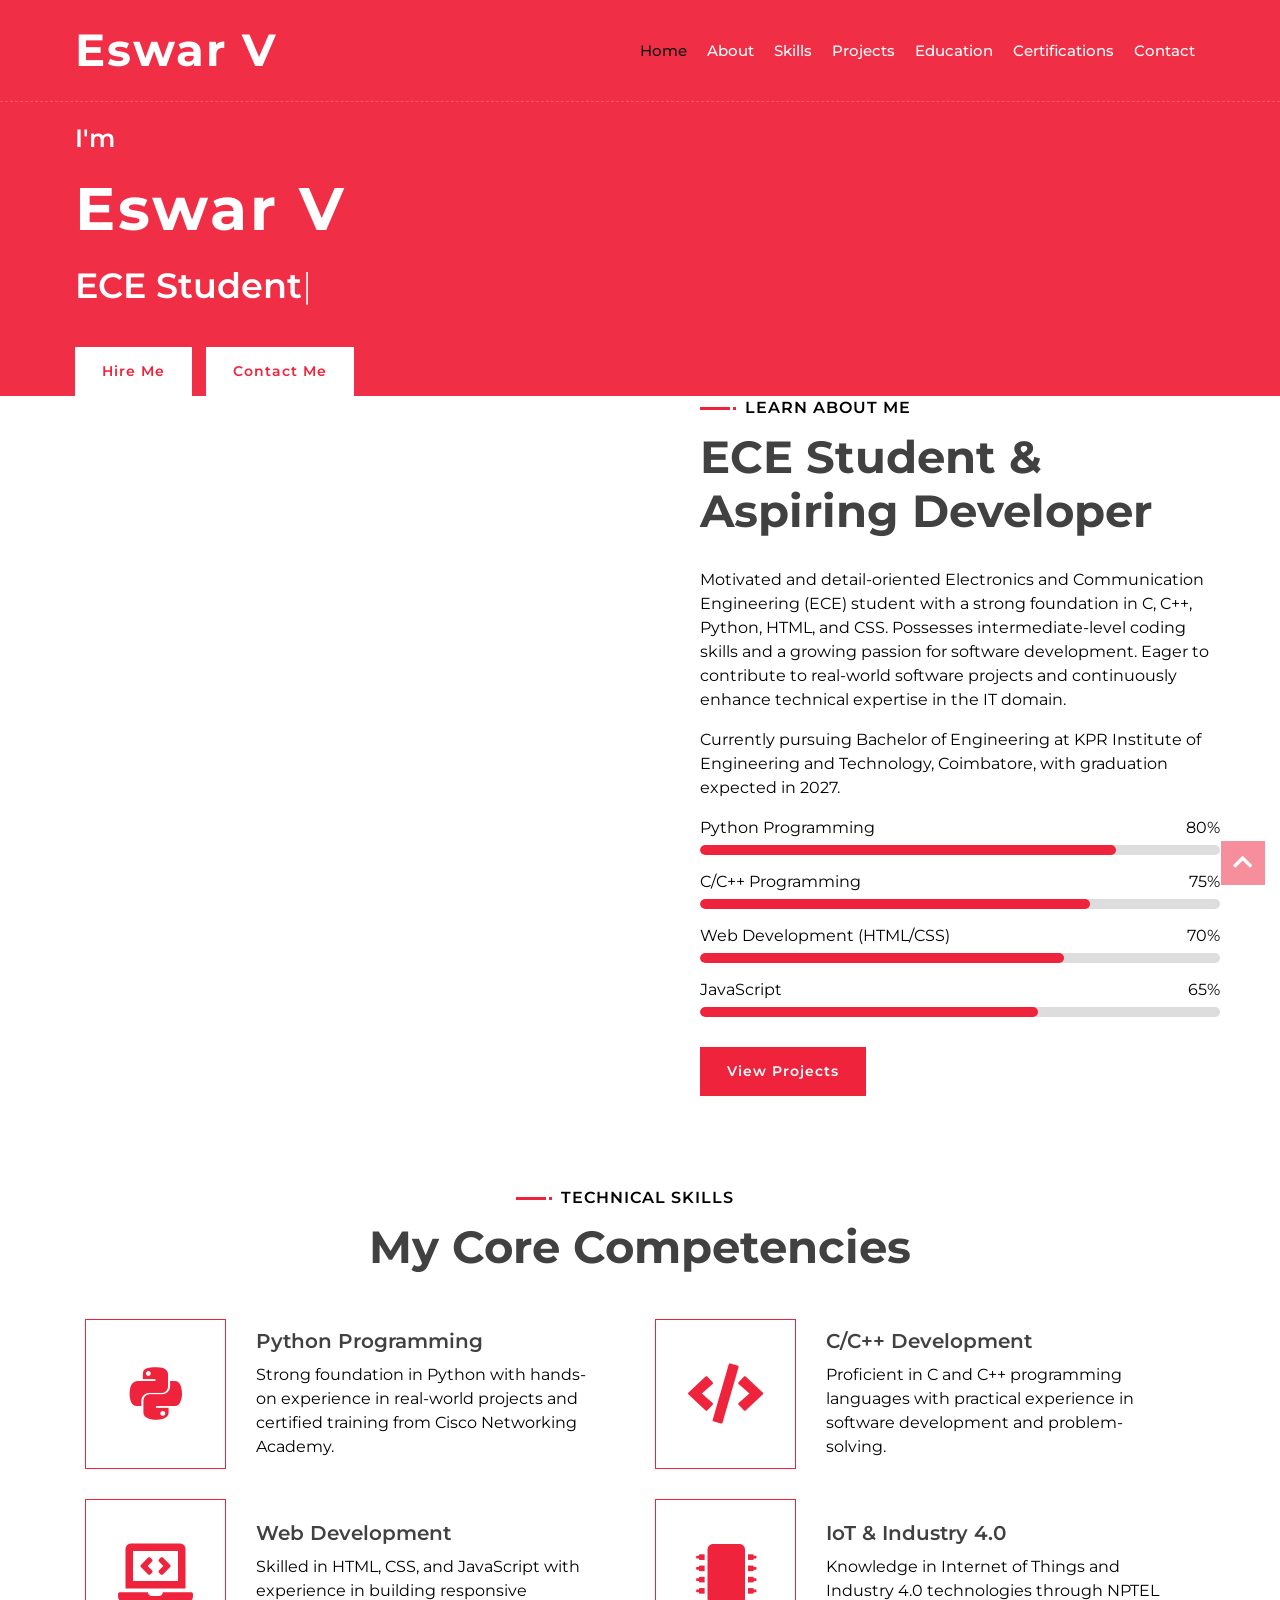
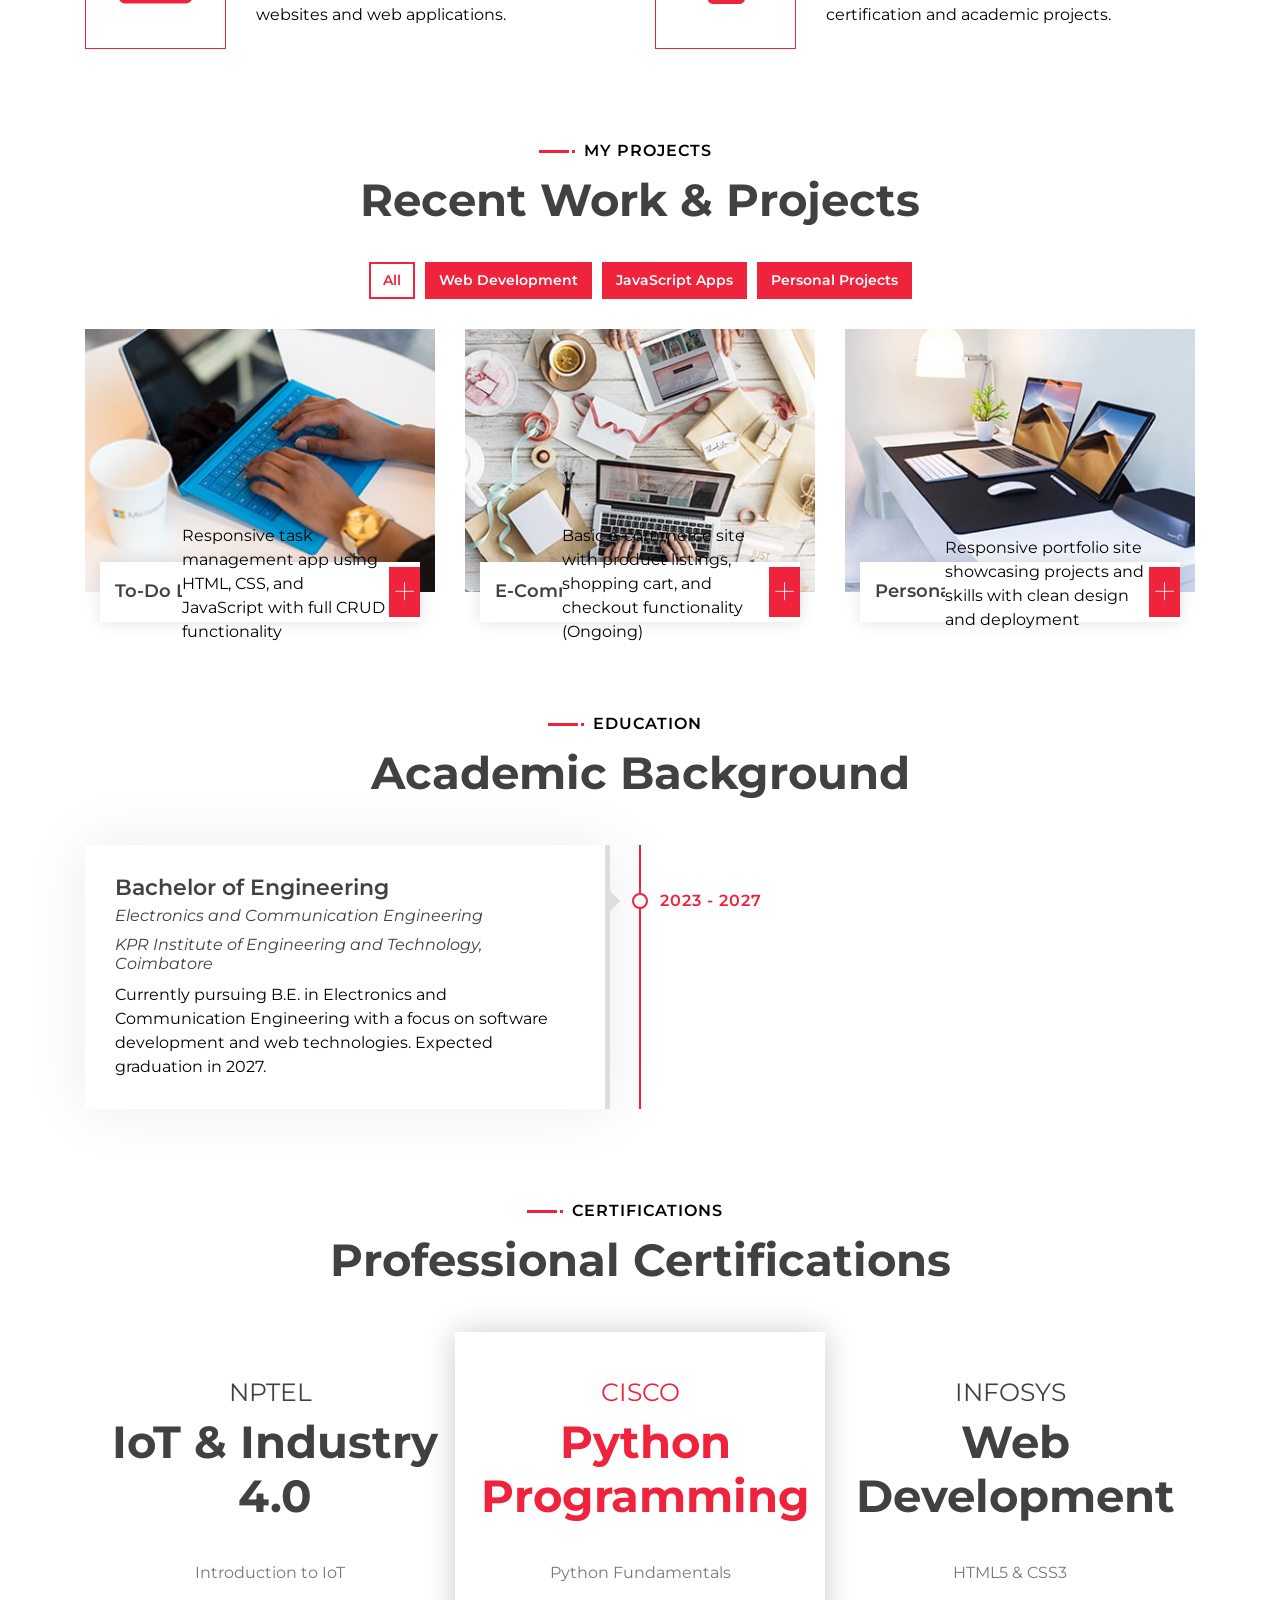
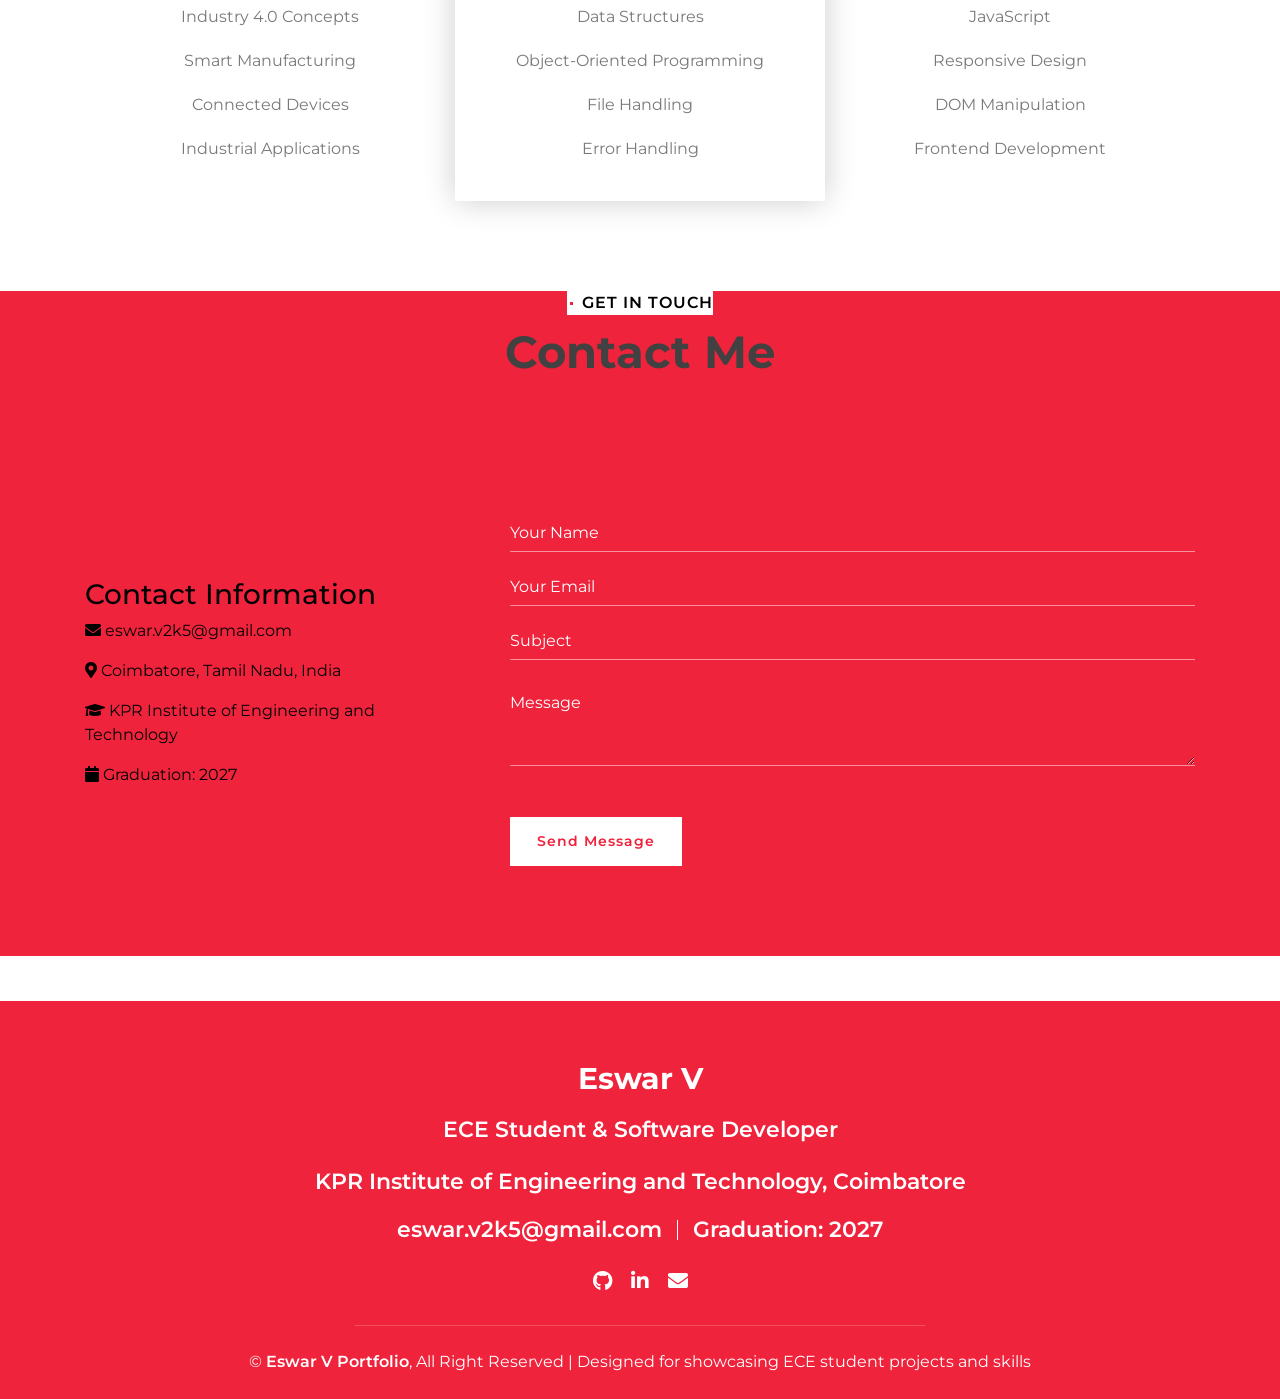
<file: index.html>
<!DOCTYPE html>
<html lang="en">
    <head>
        <meta charset="utf-8">
        <title>Eswar V - Portfolio</title>
        <meta content="width=device-width, initial-scale=1.0" name="viewport">
        <meta content="Electronics and Communication Engineering Student" name="keywords">
        <meta content="Portfolio of Eswar V - ECE Student specializing in Software Development" name="description">

        <!-- Favicon -->
        <link href="img/favicon.ico" rel="icon">
        <!-- Google Font -->
        <link href="https://fonts.googleapis.com/css2?family=Montserrat:wght@300;400;500;600;700&display=swap" rel="stylesheet">
        <!-- CSS Libraries -->
        <link href="https://stackpath.bootstrapcdn.com/bootstrap/4.4.1/css/bootstrap.min.css" rel="stylesheet">
        <link href="https://cdnjs.cloudflare.com/ajax/libs/font-awesome/5.10.0/css/all.min.css" rel="stylesheet">
        <link href="lib/animate/animate.min.css" rel="stylesheet">
        <link href="lib/owlcarousel/assets/owl.carousel.min.css" rel="stylesheet">
        <link href="lib/lightbox/css/lightbox.min.css" rel="stylesheet">

        <!-- Template Stylesheet -->
        <link href="css/style.css" rel="stylesheet">
    </head>
    <body data-spy="scroll" data-target=".navbar" data-offset="51">
        <!-- Nav Bar Start -->
        <div class="navbar navbar-expand-lg bg-light navbar-light">
            <div class="container-fluid">
                <a href="index.html" class="navbar-brand">Eswar V</a>
                <button type="button" class="navbar-toggler" data-toggle="collapse" data-target="#navbarCollapse">
                    <span class="navbar-toggler-icon"></span>
                </button>
                <div class="collapse navbar-collapse justify-content-between" id="navbarCollapse">
                    <div class="navbar-nav ml-auto">
                        <a href="#home" class="nav-item nav-link active">Home</a>
                        <a href="#about" class="nav-item nav-link">About</a>
                        <a href="#service" class="nav-item nav-link">Skills</a>
                        <a href="#portfolio" class="nav-item nav-link">Projects</a>
                        <a href="#education" class="nav-item nav-link">Education</a>
                        <a href="#certifications" class="nav-item nav-link">Certifications</a>
                        <a href="#contact" class="nav-item nav-link">Contact</a>
                    </div>
                </div>
            </div>
        </div>
        <!-- Nav Bar End -->

        <!-- Hero Start -->
        <div class="hero" id="home">
            <div class="container-fluid">
                <div class="row align-items-center">
                    <div class="col-sm-12 col-md-6">
                        <div class="hero-content">
                            <div class="hero-text">
                                <p>I'm</p>
                                <h1>Eswar V</h1>
                                <h2></h2>
                                <div class="typed-text">ECE Student, Software Developer, Web Developer, Python Programmer</div>
                            </div>
                            <div class="hero-btn">
                                <a class="btn" href="#contact">Hire Me</a>
                                <a class="btn" href="#contact">Contact Me</a>
                            </div>
                        </div>
                    </div>
                    <div class="col-sm-12 col-md-6 d-none d-md-block">
                        <div class="hero-image">
                           
                        </div>
                    </div>
                </div>
            </div>
        </div>
        <!-- Hero End -->

        <!-- About Start -->
        <div class="about wow fadeInUp" data-wow-delay="0.1s" id="about">
            <div class="container-fluid">
                <div class="row align-items-center">
                    <div class="col-lg-6">
                        <div class="about-img">
                            
                        </div>
                    </div>
                    <div class="col-lg-6">
                        <div class="about-content">
                            <div class="section-header text-left">
                                <p>Learn About Me</p>
                                <h2>ECE Student & Aspiring Developer</h2>
                            </div>
                            <div class="about-text">
                                <p>
                                    Motivated and detail-oriented Electronics and Communication Engineering (ECE) student with a strong foundation in C, C++, Python, HTML, and CSS. Possesses intermediate-level coding skills and a growing passion for software development. Eager to contribute to real-world software projects and continuously enhance technical expertise in the IT domain.
                                </p>
                                <p>
                                    Currently pursuing Bachelor of Engineering at KPR Institute of Engineering and Technology, Coimbatore, with graduation expected in 2027.
                                </p>
                            </div>
                            <div class="skills">
                                <div class="skill-name">
                                    <p>Python Programming</p><p>80%</p>
                                </div>
                                <div class="progress">
                                    <div class="progress-bar" role="progressbar" aria-valuenow="80" aria-valuemin="0" aria-valuemax="100"></div>
                                </div>
                                <div class="skill-name">
                                    <p>C/C++ Programming</p><p>75%</p>
                                </div>
                                <div class="progress">
                                    <div class="progress-bar" role="progressbar" aria-valuenow="75" aria-valuemin="0" aria-valuemax="100"></div>
                                </div>
                                <div class="skill-name">
                                    <p>Web Development (HTML/CSS)</p><p>70%</p>
                                </div>
                                <div class="progress">
                                    <div class="progress-bar" role="progressbar" aria-valuenow="70" aria-valuemin="0" aria-valuemax="100"></div>
                                </div>
                                <div class="skill-name">
                                    <p>JavaScript</p><p>65%</p>
                                </div>
                                <div class="progress">
                                    <div class="progress-bar" role="progressbar" aria-valuenow="65" aria-valuemin="0" aria-valuemax="100"></div>
                                </div>
                            </div>
                            <a class="btn" href="#portfolio">View Projects</a>
                        </div>
                    </div>
                </div>
            </div>
        </div>
        <!-- About End -->
        
        <!-- Service Start -->
        <div class="service" id="service">
            <div class="container">
                <div class="section-header text-center wow zoomIn" data-wow-delay="0.1s">
                    <p>Technical Skills</p>
                    <h2>My Core Competencies</h2>
                </div>
                <div class="row">
                    <div class="col-lg-6 wow fadeInUp" data-wow-delay="0.0s">
                        <div class="service-item">
                            <div class="service-icon">
                                <i class="fab fa-python"></i>
                            </div>
                            <div class="service-text">
                                <h3>Python Programming</h3>
                                <p>
                                    Strong foundation in Python with hands-on experience in real-world projects and certified training from Cisco Networking Academy.
                                </p>
                            </div>
                        </div>
                    </div>
                    <div class="col-lg-6 wow fadeInUp" data-wow-delay="0.2s">
                        <div class="service-item">
                            <div class="service-icon">
                                <i class="fas fa-code"></i>
                            </div>
                            <div class="service-text">
                                <h3>C/C++ Development</h3>
                                <p>
                                    Proficient in C and C++ programming languages with practical experience in software development and problem-solving.
                                </p>
                            </div>
                        </div>
                    </div>
                    <div class="col-lg-6 wow fadeInUp" data-wow-delay="0.4s">
                        <div class="service-item">
                            <div class="service-icon">
                                <i class="fas fa-laptop-code"></i>
                            </div>
                            <div class="service-text">
                                <h3>Web Development</h3>
                                <p>
                                    Skilled in HTML, CSS, and JavaScript with experience in building responsive websites and web applications.
                                </p>
                            </div>
                        </div>
                    </div>
                    <div class="col-lg-6 wow fadeInUp" data-wow-delay="0.6s">
                        <div class="service-item">
                            <div class="service-icon">
                                <i class="fas fa-microchip"></i>
                            </div>
                            <div class="service-text">
                                <h3>IoT & Industry 4.0</h3>
                                <p>
                                    Knowledge in Internet of Things and Industry 4.0 technologies through NPTEL certification and academic projects.
                                </p>
                            </div>
                        </div>
                    </div>
                </div>
            </div>
        </div>
        <!-- Service End -->

        <!-- Portfolio Start -->
        <div class="portfolio" id="portfolio">
            <div class="container">
                <div class="section-header text-center wow zoomIn" data-wow-delay="0.1s">
                    <p>My Projects</p>
                    <h2>Recent Work & Projects</h2>
                </div>
                <div class="row">
                    <div class="col-12">
                        <ul id="portfolio-filter">
                            <li data-filter="*" class="filter-active">All</li>
                            <li data-filter=".filter-1">Web Development</li>
                            <li data-filter=".filter-2">JavaScript Apps</li>
                            <li data-filter=".filter-3">Personal Projects</li>
                        </ul>
                    </div>
                </div>
                <div class="row portfolio-container">
                    <div class="col-lg-4 col-md-6 col-sm-12 portfolio-item filter-2 wow fadeInUp" data-wow-delay="0.0s">
                        <div class="portfolio-wrap">
                            <div class="portfolio-img">
                                <img src="img/portfolio-1.jpg" alt="Image">
                            </div>
                            <div class="portfolio-text">
                                <h3>To-Do List Application</h3>
                                <p>Responsive task management app using HTML, CSS, and JavaScript with full CRUD functionality</p>
                                <a class="btn" href="img/portfolio-1.jpg" data-lightbox="portfolio">+</a>
                            </div>
                        </div>
                    </div>
                    <div class="col-lg-4 col-md-6 col-sm-12 portfolio-item filter-1 wow fadeInUp" data-wow-delay="0.2s">
                        <div class="portfolio-wrap">
                            <div class="portfolio-img">
                                <img src="img/portfolio-2.jpg" alt="Image">
                            </div>
                            <div class="portfolio-text">
                                <h3>E-Commerce Website</h3>
                                <p>Basic e-commerce site with product listings, shopping cart, and checkout functionality (Ongoing)</p>
                                <a class="btn" href="img/portfolio-2.jpg" data-lightbox="portfolio">+</a>
                            </div>
                        </div>
                    </div>
                    <div class="col-lg-4 col-md-6 col-sm-12 portfolio-item filter-3 wow fadeInUp" data-wow-delay="0.4s">
                        <div class="portfolio-wrap">
                            <div class="portfolio-img">
                                <img src="img/portfolio-3.jpg" alt="Image">
                            </div>
                            <div class="portfolio-text">
                                <h3>Personal Portfolio Website</h3>
                                <p>Responsive portfolio site showcasing projects and skills with clean design and deployment</p>
                                <a class="btn" href="img/portfolio-3.jpg" data-lightbox="portfolio">+</a>
                            </div>
                        </div>
                    </div>
                </div>
            </div>
        </div>
        <!-- Portfolio End -->

        <!-- Education Start -->
        <div class="experience" id="education">
            <div class="container">
                <header class="section-header text-center wow zoomIn" data-wow-delay="0.1s">
                    <p>Education</p>
                    <h2>Academic Background</h2>
                </header>
                <div class="timeline">
                    <div class="timeline-item left wow slideInLeft" data-wow-delay="0.1s">
                        <div class="timeline-text">
                            <div class="timeline-date">2023 - 2027</div>
                            <h2>Bachelor of Engineering</h2>
                            <h4>Electronics and Communication Engineering</h4>
                            <h4>KPR Institute of Engineering and Technology, Coimbatore</h4>
                            <p>
                                Currently pursuing B.E. in Electronics and Communication Engineering with a focus on software development and web technologies. Expected graduation in 2027.
                            </p>
                        </div>
                    </div>
                </div>
            </div>
        </div>
        <!-- Education End -->

        <!-- Certifications Start -->
        <div class="price" id="certifications">
            <div class="container">
                <div class="section-header text-center wow zoomIn" data-wow-delay="0.1s">
                    <p>Certifications</p>
                    <h2>Professional Certifications</h2>
                </div>
                <div class="row">
                    <div class="col-md-4 wow fadeInUp" data-wow-delay="0.0s">
                        <div class="price-item">
                            <div class="price-header">
                                <div class="price-title">
                                    <h2>NPTEL</h2>
                                </div>
                                <div class="price-prices">
                                    <h2>IoT & Industry 4.0</h2>
                                </div>
                            </div>
                            <div class="price-body">
                                <div class="price-description">
                                    <ul>
                                        <li>Introduction to IoT</li>
                                        <li>Industry 4.0 Concepts</li>
                                        <li>Smart Manufacturing</li>
                                        <li>Connected Devices</li>
                                        <li>Industrial Applications</li>
                                    </ul>
                                </div>
                            </div>
                        </div>
                    </div>
                    <div class="col-md-4 wow fadeInUp" data-wow-delay="0.2s">
                        <div class="price-item featured-item">
                            <div class="price-header">
                                <div class="price-title">
                                    <h2>Cisco</h2>
                                </div>
                                <div class="price-prices">
                                    <h2>Python Programming</h2>
                                </div>
                            </div>
                            <div class="price-body">
                                <div class="price-description">
                                    <ul>
                                        <li>Python Fundamentals</li>
                                        <li>Data Structures</li>
                                        <li>Object-Oriented Programming</li>
                                        <li>File Handling</li>
                                        <li>Error Handling</li>
                                    </ul>
                                </div>
                            </div>
                        </div>
                    </div>
                    <div class="col-md-4 wow fadeInUp" data-wow-delay="0.4s">
                        <div class="price-item">
                            <div class="price-header">
                                <div class="price-title">
                                    <h2>Infosys</h2>
                                </div>
                                <div class="price-prices">
                                    <h2>Web Development</h2>
                                </div>
                            </div>
                            <div class="price-body">
                                <div class="price-description">
                                    <ul>
                                        <li>HTML5 & CSS3</li>
                                        <li>JavaScript</li>
                                        <li>Responsive Design</li>
                                        <li>DOM Manipulation</li>
                                        <li>Frontend Development</li>
                                    </ul>
                                </div>
                            </div>
                        </div>
                    </div>
                </div>
            </div>
        </div>
        <!-- Certifications End -->

        <!-- Contact Start -->
        <div class="contact wow fadeInUp" data-wow-delay="0.1s" id="contact">
            <div class="container-fluid">
                <div class="container">
                    <div class="section-header text-center">
                        <p>Get In Touch</p>
                        <h2>Contact Me</h2>
                    </div>
                    <div class="row align-items-center">
                        <div class="col-md-4">
                            <div class="contact-info">
                                <h3>Contact Information</h3>
                                <p><i class="fas fa-envelope"></i> eswar.v2k5@gmail.com</p>
                                <p><i class="fas fa-map-marker-alt"></i> Coimbatore, Tamil Nadu, India</p>
                                <p><i class="fas fa-graduation-cap"></i> KPR Institute of Engineering and Technology</p>
                                <p><i class="fas fa-calendar"></i> Graduation: 2027</p>
                            </div>
                        </div>
                        <div class="col-md-8">
                            <div class="contact-form">
                                <div id="success"></div>
                                <form name="sentMessage" id="contactForm" novalidate="novalidate">
                                    <div class="control-group">
                                        <input type="text" class="form-control" id="name" placeholder="Your Name" required="required" data-validation-required-message="Please enter your name" />
                                        <p class="help-block"></p>
                                    </div>
                                    <div class="control-group">
                                        <input type="email" class="form-control" id="email" placeholder="Your Email" required="required" data-validation-required-message="Please enter your email" />
                                        <p class="help-block"></p>
                                    </div>
                                    <div class="control-group">
                                        <input type="text" class="form-control" id="subject" placeholder="Subject" required="required" data-validation-required-message="Please enter a subject" />
                                        <p class="help-block"></p>
                                    </div>
                                    <div class="control-group">
                                        <textarea class="form-control" id="message" placeholder="Message" required="required" data-validation-required-message="Please enter your message"></textarea>
                                        <p class="help-block"></p>
                                    </div>
                                    <div>
                                        <button class="btn" type="submit" id="sendMessageButton">Send Message</button>
                                    </div>
                                </form>
                            </div>
                        </div>
                    </div>
                </div>
            </div>
        </div>
        <!-- Contact End -->

        <!-- Footer Start -->
        <div class="footer wow fadeIn" data-wow-delay="0.3s">
            <div class="container-fluid">
                <div class="container">
                    <div class="footer-info">
                        <h2>Eswar V</h2>
                        <h3>ECE Student & Software Developer</h3>
                        <h3>KPR Institute of Engineering and Technology, Coimbatore</h3>
                        <div class="footer-menu">
                            <p>eswar.v2k5@gmail.com</p>
                            <p>Graduation: 2027</p>
                        </div>
                        <div class="footer-social">
                            <a href="https://github.com/eswar0113" target="_blank"><i class="fab fa-github"></i></a>
                            <a href="www.linkedin.com/in/eswar13" target="_blank"><i class="fab fa-linkedin-in"></i></a>
                            <a href="mailto:eswar.v2k5@gmail.com"><i class="fas fa-envelope"></i></a>
                        </div>
                    </div>
                </div>
                <div class="container copyright">
                    <p>&copy; <a href="#">Eswar V Portfolio</a>, All Right Reserved | 
                    Designed for showcasing ECE student projects and skills</p>
                </div>
            </div>
        </div>
        <!-- Footer End -->
        
        <!-- Back to top button -->
        <a href="#" class="btn back-to-top"><i class="fa fa-chevron-up"></i></a>
        
        <!-- Pre Loader -->
        <div id="loader" class="show">
            <div class="loader"></div>
        </div>

        <!-- JavaScript Libraries -->
        <script src="https://code.jquery.com/jquery-3.4.1.min.js"></script>
        <script src="https://stackpath.bootstrapcdn.com/bootstrap/4.4.1/js/bootstrap.bundle.min.js"></script>
        <script src="lib/easing/easing.min.js"></script>
        <script src="lib/wow/wow.min.js"></script>
        <script src="lib/waypoints/waypoints.min.js"></script>
        <script src="lib/typed/typed.min.js"></script>
        <script src="lib/owlcarousel/owl.carousel.min.js"></script>
        <script src="lib/isotope/isotope.pkgd.min.js"></script>
        <script src="lib/lightbox/js/lightbox.min.js"></script>
        
        <!-- Contact Javascript File -->
        <script src="mail/jqBootstrapValidation.min.js"></script>
        <script src="mail/contact.js"></script>

        <!-- Template Javascript -->
        <script src="js/main.js"></script>
    </body>
</html>
</file>
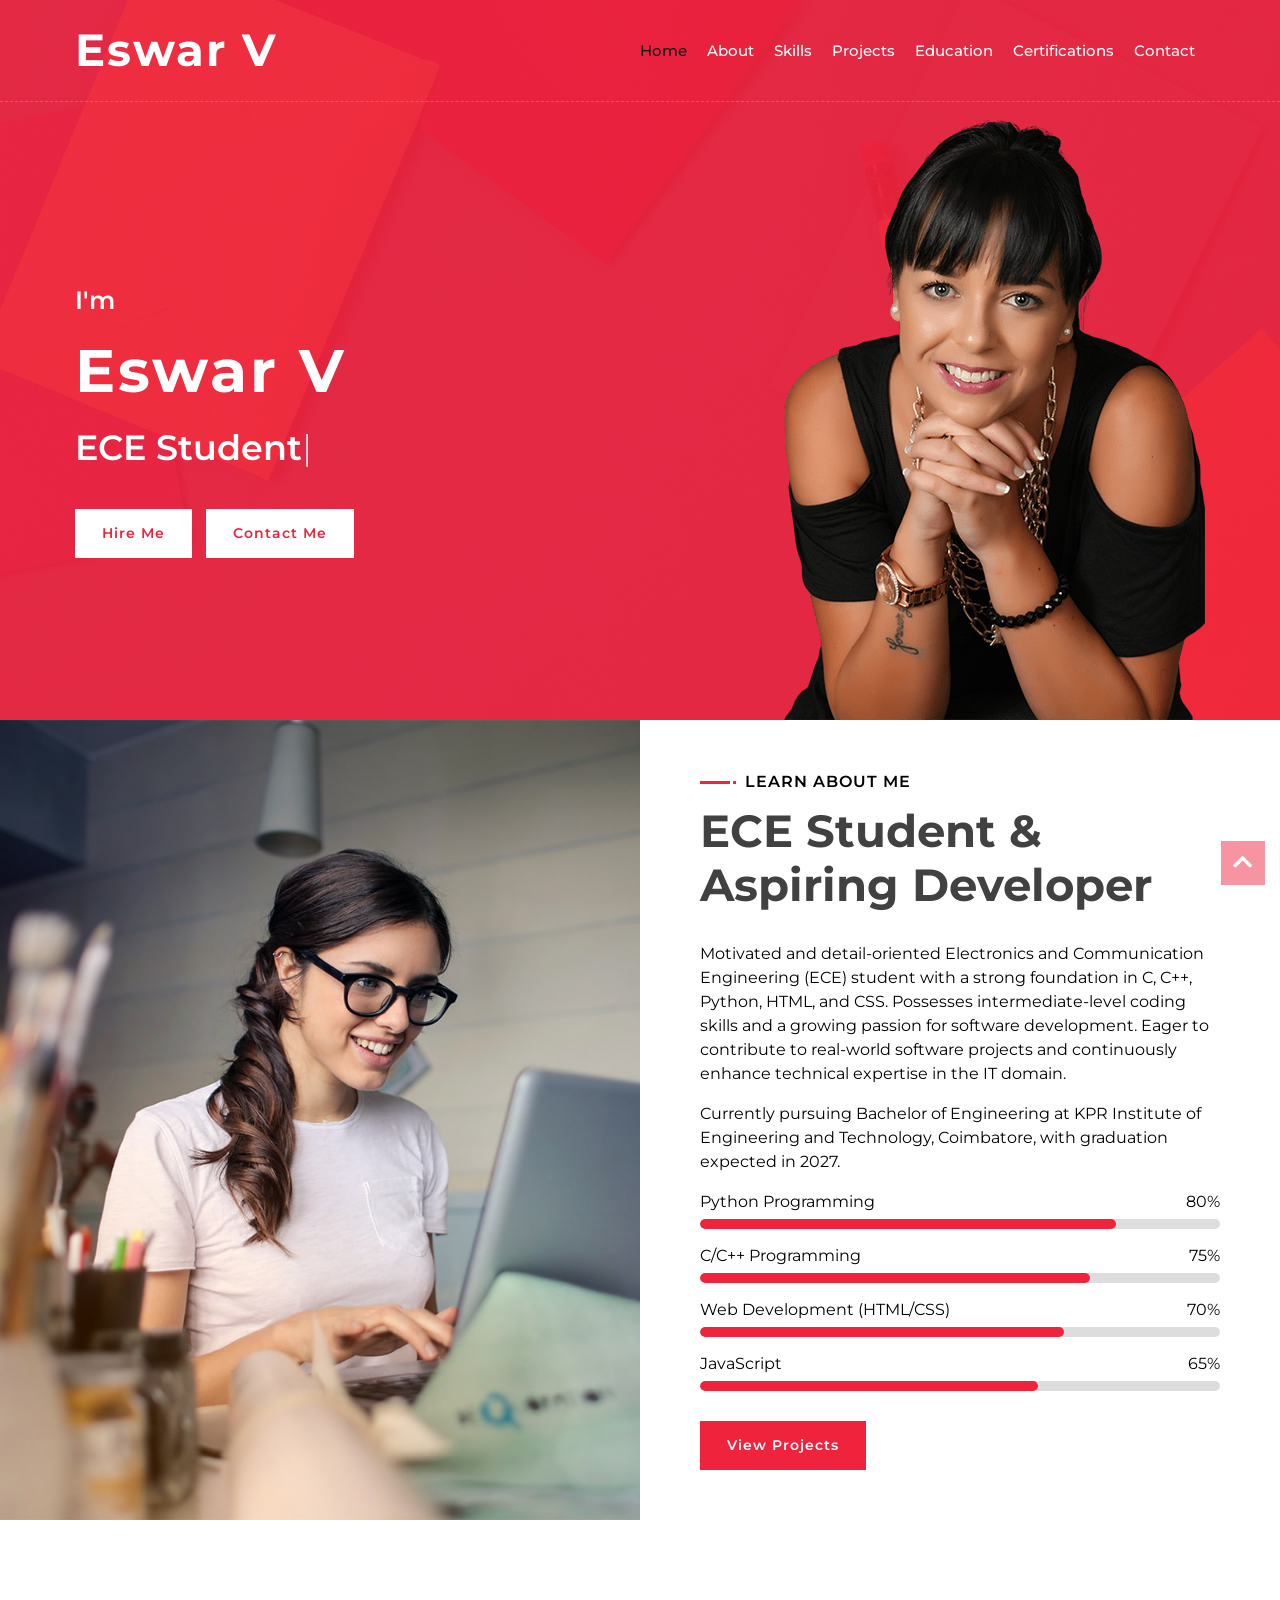
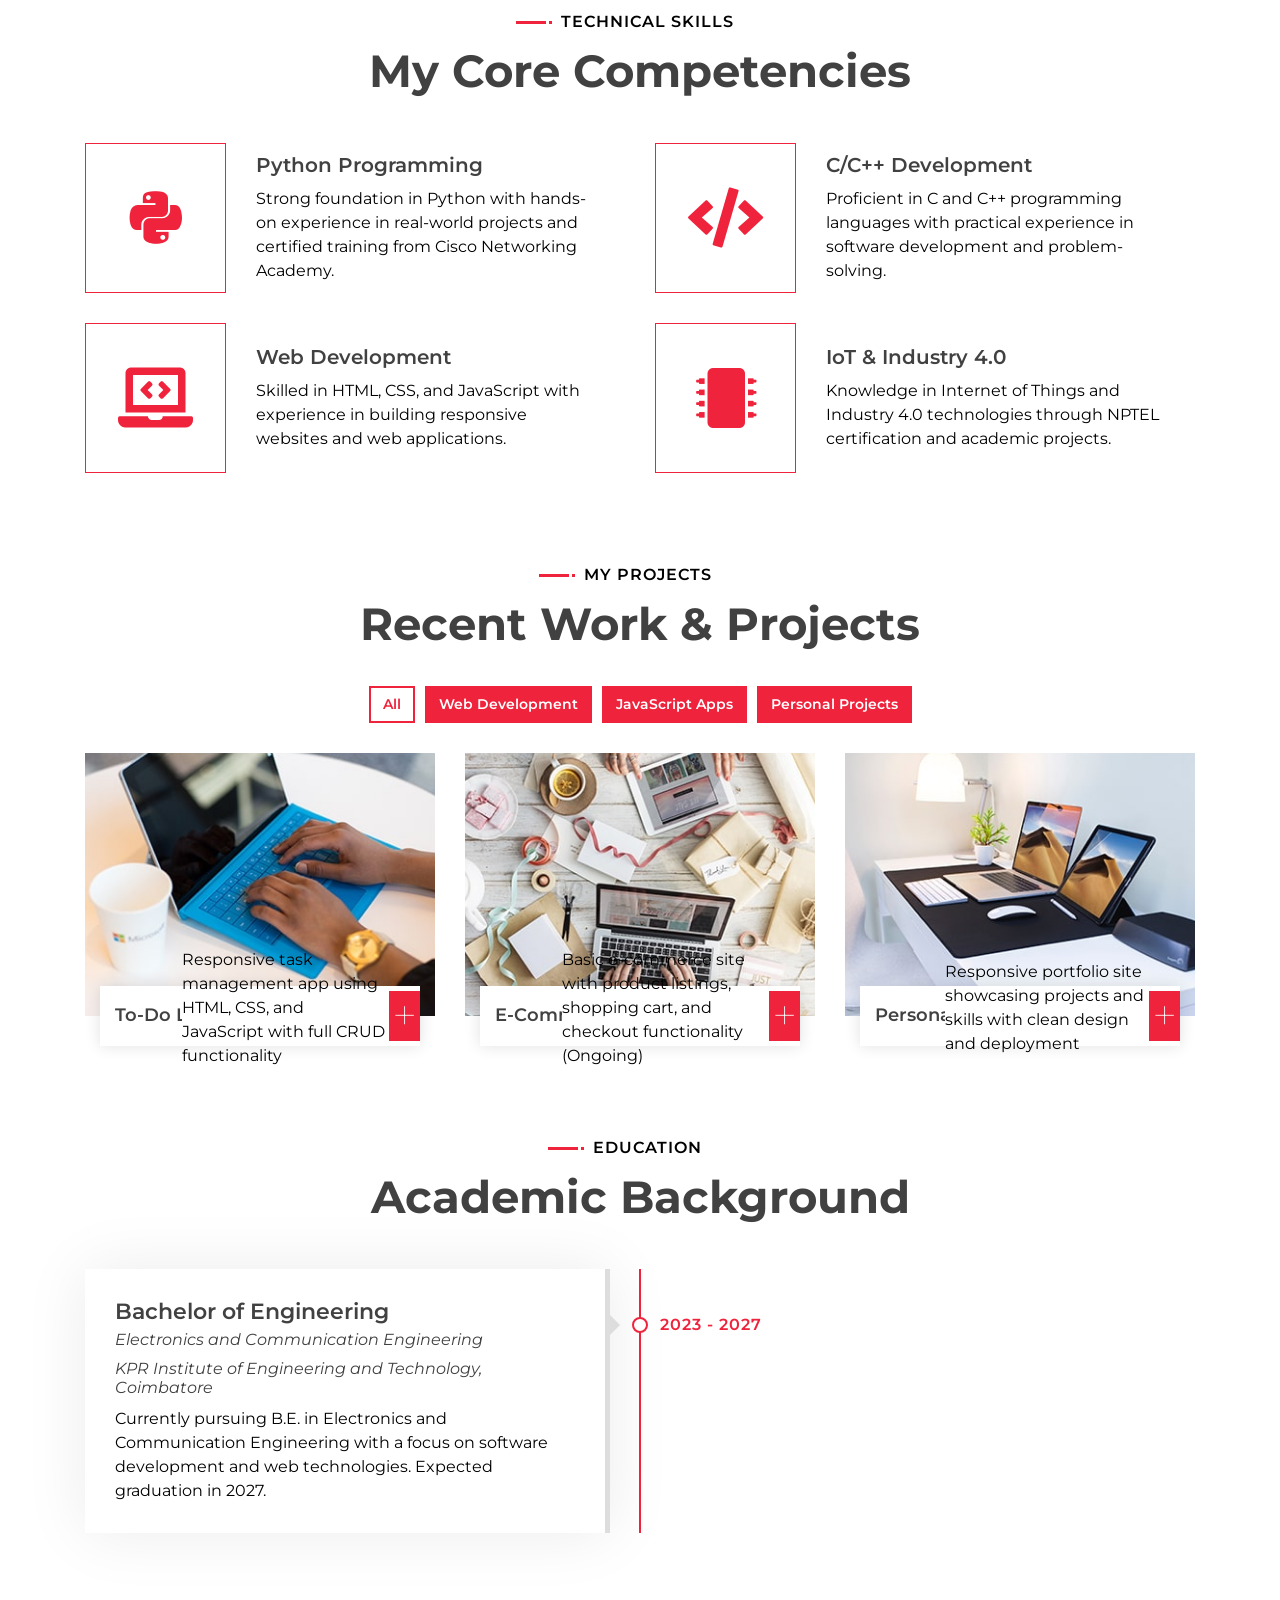
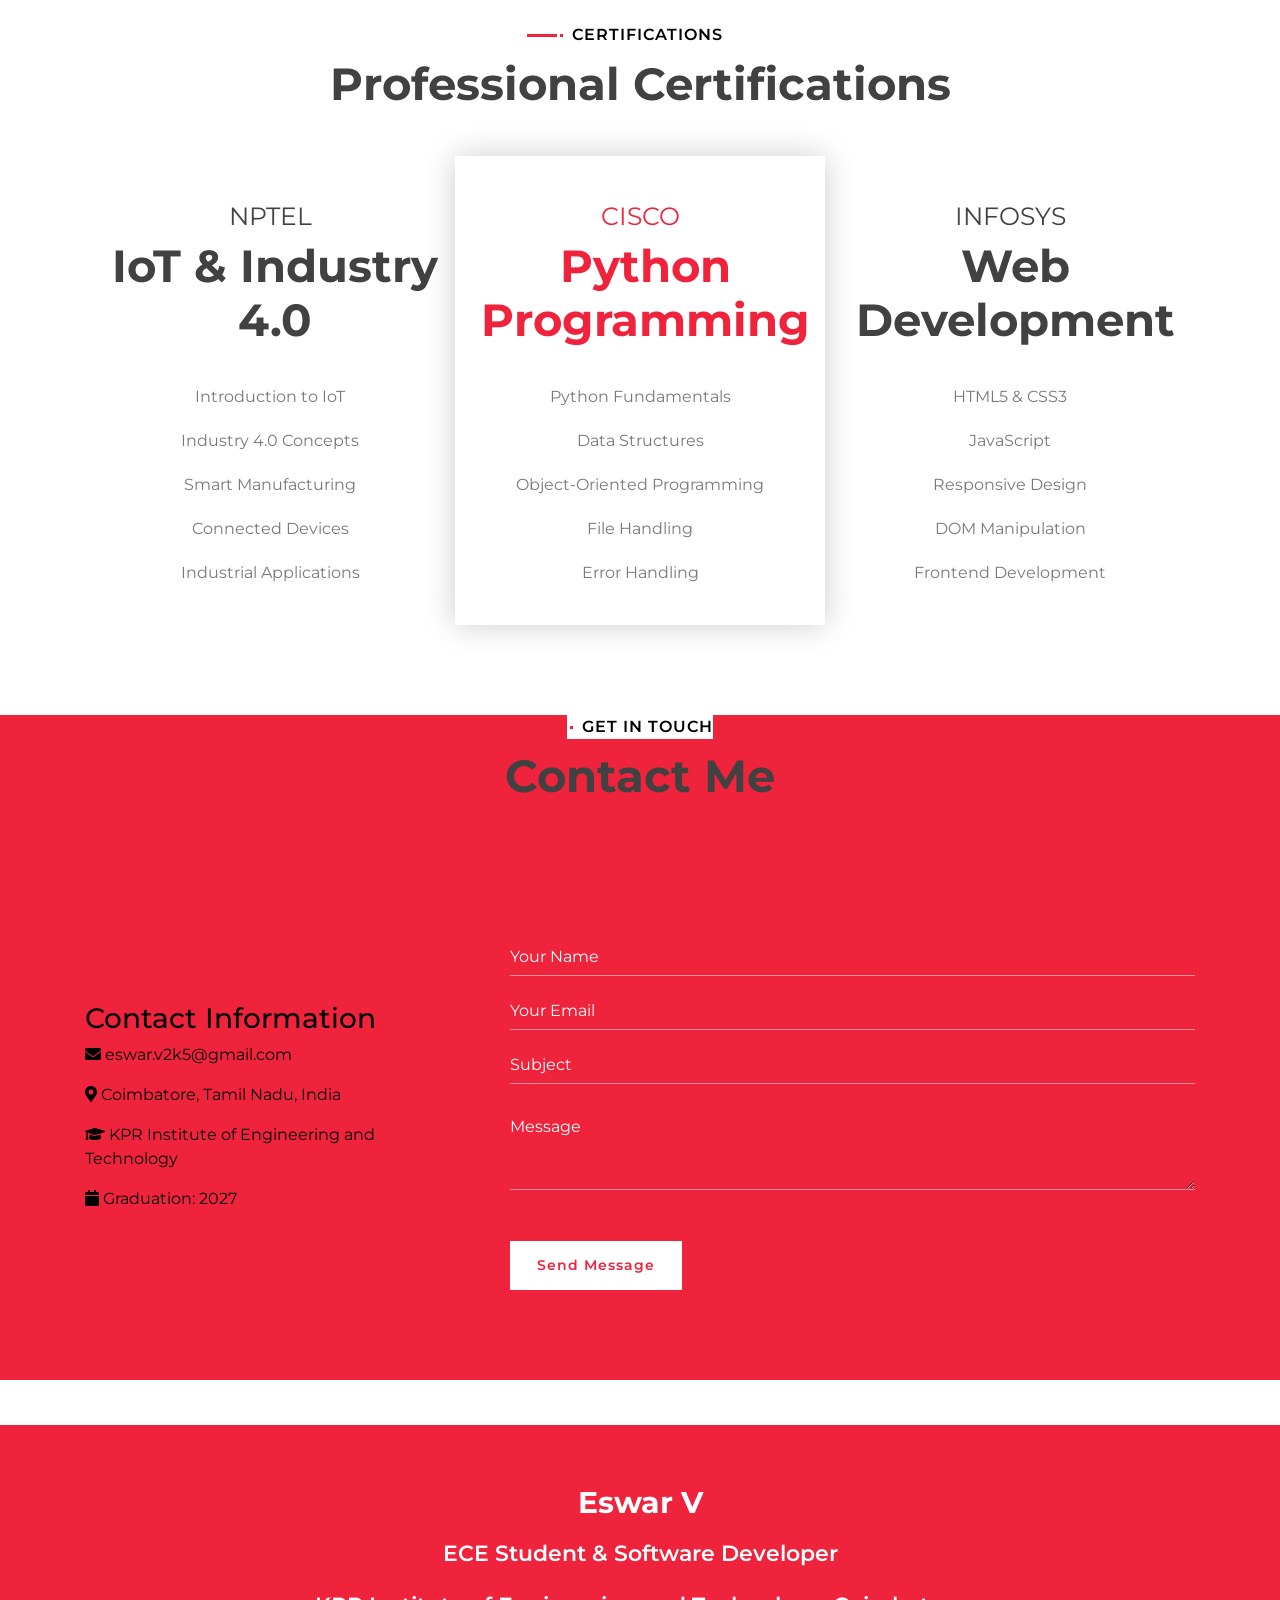
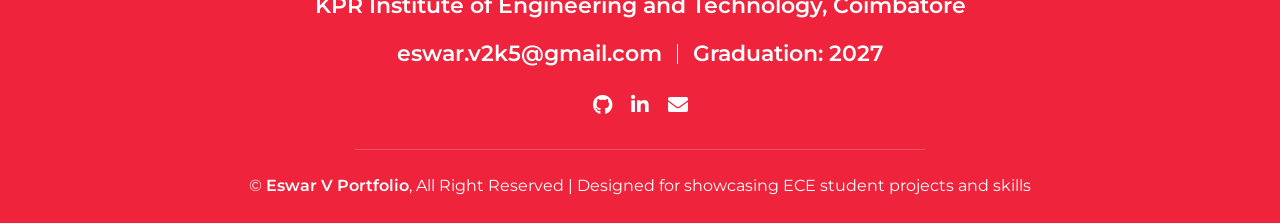
<file: developer-portfolio-template/index.html>
<!DOCTYPE html>
<html lang="en">
    <head>
        <meta charset="utf-8">
        <title>Eswar V - Portfolio</title>
        <meta content="width=device-width, initial-scale=1.0" name="viewport">
        <meta content="Electronics and Communication Engineering Student" name="keywords">
        <meta content="Portfolio of Eswar V - ECE Student specializing in Software Development" name="description">

        <!-- Favicon -->
        <link href="img/favicon.ico" rel="icon">
        <!-- Google Font -->
        <link href="https://fonts.googleapis.com/css2?family=Montserrat:wght@300;400;500;600;700&display=swap" rel="stylesheet">
        <!-- CSS Libraries -->
        <link href="https://stackpath.bootstrapcdn.com/bootstrap/4.4.1/css/bootstrap.min.css" rel="stylesheet">
        <link href="https://cdnjs.cloudflare.com/ajax/libs/font-awesome/5.10.0/css/all.min.css" rel="stylesheet">
        <link href="lib/animate/animate.min.css" rel="stylesheet">
        <link href="lib/owlcarousel/assets/owl.carousel.min.css" rel="stylesheet">
        <link href="lib/lightbox/css/lightbox.min.css" rel="stylesheet">

        <!-- Template Stylesheet -->
        <link href="css/style.css" rel="stylesheet">
    </head>
    <body data-spy="scroll" data-target=".navbar" data-offset="51">
        <!-- Nav Bar Start -->
        <div class="navbar navbar-expand-lg bg-light navbar-light">
            <div class="container-fluid">
                <a href="index.html" class="navbar-brand">Eswar V</a>
                <button type="button" class="navbar-toggler" data-toggle="collapse" data-target="#navbarCollapse">
                    <span class="navbar-toggler-icon"></span>
                </button>
                <div class="collapse navbar-collapse justify-content-between" id="navbarCollapse">
                    <div class="navbar-nav ml-auto">
                        <a href="#home" class="nav-item nav-link active">Home</a>
                        <a href="#about" class="nav-item nav-link">About</a>
                        <a href="#service" class="nav-item nav-link">Skills</a>
                        <a href="#portfolio" class="nav-item nav-link">Projects</a>
                        <a href="#education" class="nav-item nav-link">Education</a>
                        <a href="#certifications" class="nav-item nav-link">Certifications</a>
                        <a href="#contact" class="nav-item nav-link">Contact</a>
                    </div>
                </div>
            </div>
        </div>
        <!-- Nav Bar End -->

        <!-- Hero Start -->
        <div class="hero" id="home">
            <div class="container-fluid">
                <div class="row align-items-center">
                    <div class="col-sm-12 col-md-6">
                        <div class="hero-content">
                            <div class="hero-text">
                                <p>I'm</p>
                                <h1>Eswar V</h1>
                                <h2></h2>
                                <div class="typed-text">ECE Student, Software Developer, Web Developer, Python Programmer</div>
                            </div>
                            <div class="hero-btn">
                                <a class="btn" href="#contact">Hire Me</a>
                                <a class="btn" href="#contact">Contact Me</a>
                            </div>
                        </div>
                    </div>
                    <div class="col-sm-12 col-md-6 d-none d-md-block">
                        <div class="hero-image">
                            <img src="img/hero.png" alt="Hero Image">
                        </div>
                    </div>
                </div>
            </div>
        </div>
        <!-- Hero End -->

        <!-- About Start -->
        <div class="about wow fadeInUp" data-wow-delay="0.1s" id="about">
            <div class="container-fluid">
                <div class="row align-items-center">
                    <div class="col-lg-6">
                        <div class="about-img">
                            <img src="img/about.jpg" alt="Image">
                        </div>
                    </div>
                    <div class="col-lg-6">
                        <div class="about-content">
                            <div class="section-header text-left">
                                <p>Learn About Me</p>
                                <h2>ECE Student & Aspiring Developer</h2>
                            </div>
                            <div class="about-text">
                                <p>
                                    Motivated and detail-oriented Electronics and Communication Engineering (ECE) student with a strong foundation in C, C++, Python, HTML, and CSS. Possesses intermediate-level coding skills and a growing passion for software development. Eager to contribute to real-world software projects and continuously enhance technical expertise in the IT domain.
                                </p>
                                <p>
                                    Currently pursuing Bachelor of Engineering at KPR Institute of Engineering and Technology, Coimbatore, with graduation expected in 2027.
                                </p>
                            </div>
                            <div class="skills">
                                <div class="skill-name">
                                    <p>Python Programming</p><p>80%</p>
                                </div>
                                <div class="progress">
                                    <div class="progress-bar" role="progressbar" aria-valuenow="80" aria-valuemin="0" aria-valuemax="100"></div>
                                </div>
                                <div class="skill-name">
                                    <p>C/C++ Programming</p><p>75%</p>
                                </div>
                                <div class="progress">
                                    <div class="progress-bar" role="progressbar" aria-valuenow="75" aria-valuemin="0" aria-valuemax="100"></div>
                                </div>
                                <div class="skill-name">
                                    <p>Web Development (HTML/CSS)</p><p>70%</p>
                                </div>
                                <div class="progress">
                                    <div class="progress-bar" role="progressbar" aria-valuenow="70" aria-valuemin="0" aria-valuemax="100"></div>
                                </div>
                                <div class="skill-name">
                                    <p>JavaScript</p><p>65%</p>
                                </div>
                                <div class="progress">
                                    <div class="progress-bar" role="progressbar" aria-valuenow="65" aria-valuemin="0" aria-valuemax="100"></div>
                                </div>
                            </div>
                            <a class="btn" href="#portfolio">View Projects</a>
                        </div>
                    </div>
                </div>
            </div>
        </div>
        <!-- About End -->
        
        <!-- Service Start -->
        <div class="service" id="service">
            <div class="container">
                <div class="section-header text-center wow zoomIn" data-wow-delay="0.1s">
                    <p>Technical Skills</p>
                    <h2>My Core Competencies</h2>
                </div>
                <div class="row">
                    <div class="col-lg-6 wow fadeInUp" data-wow-delay="0.0s">
                        <div class="service-item">
                            <div class="service-icon">
                                <i class="fab fa-python"></i>
                            </div>
                            <div class="service-text">
                                <h3>Python Programming</h3>
                                <p>
                                    Strong foundation in Python with hands-on experience in real-world projects and certified training from Cisco Networking Academy.
                                </p>
                            </div>
                        </div>
                    </div>
                    <div class="col-lg-6 wow fadeInUp" data-wow-delay="0.2s">
                        <div class="service-item">
                            <div class="service-icon">
                                <i class="fas fa-code"></i>
                            </div>
                            <div class="service-text">
                                <h3>C/C++ Development</h3>
                                <p>
                                    Proficient in C and C++ programming languages with practical experience in software development and problem-solving.
                                </p>
                            </div>
                        </div>
                    </div>
                    <div class="col-lg-6 wow fadeInUp" data-wow-delay="0.4s">
                        <div class="service-item">
                            <div class="service-icon">
                                <i class="fas fa-laptop-code"></i>
                            </div>
                            <div class="service-text">
                                <h3>Web Development</h3>
                                <p>
                                    Skilled in HTML, CSS, and JavaScript with experience in building responsive websites and web applications.
                                </p>
                            </div>
                        </div>
                    </div>
                    <div class="col-lg-6 wow fadeInUp" data-wow-delay="0.6s">
                        <div class="service-item">
                            <div class="service-icon">
                                <i class="fas fa-microchip"></i>
                            </div>
                            <div class="service-text">
                                <h3>IoT & Industry 4.0</h3>
                                <p>
                                    Knowledge in Internet of Things and Industry 4.0 technologies through NPTEL certification and academic projects.
                                </p>
                            </div>
                        </div>
                    </div>
                </div>
            </div>
        </div>
        <!-- Service End -->

        <!-- Portfolio Start -->
        <div class="portfolio" id="portfolio">
            <div class="container">
                <div class="section-header text-center wow zoomIn" data-wow-delay="0.1s">
                    <p>My Projects</p>
                    <h2>Recent Work & Projects</h2>
                </div>
                <div class="row">
                    <div class="col-12">
                        <ul id="portfolio-filter">
                            <li data-filter="*" class="filter-active">All</li>
                            <li data-filter=".filter-1">Web Development</li>
                            <li data-filter=".filter-2">JavaScript Apps</li>
                            <li data-filter=".filter-3">Personal Projects</li>
                        </ul>
                    </div>
                </div>
                <div class="row portfolio-container">
                    <div class="col-lg-4 col-md-6 col-sm-12 portfolio-item filter-2 wow fadeInUp" data-wow-delay="0.0s">
                        <div class="portfolio-wrap">
                            <div class="portfolio-img">
                                <img src="img/portfolio-1.jpg" alt="Image">
                            </div>
                            <div class="portfolio-text">
                                <h3>To-Do List Application</h3>
                                <p>Responsive task management app using HTML, CSS, and JavaScript with full CRUD functionality</p>
                                <a class="btn" href="img/portfolio-1.jpg" data-lightbox="portfolio">+</a>
                            </div>
                        </div>
                    </div>
                    <div class="col-lg-4 col-md-6 col-sm-12 portfolio-item filter-1 wow fadeInUp" data-wow-delay="0.2s">
                        <div class="portfolio-wrap">
                            <div class="portfolio-img">
                                <img src="img/portfolio-2.jpg" alt="Image">
                            </div>
                            <div class="portfolio-text">
                                <h3>E-Commerce Website</h3>
                                <p>Basic e-commerce site with product listings, shopping cart, and checkout functionality (Ongoing)</p>
                                <a class="btn" href="img/portfolio-2.jpg" data-lightbox="portfolio">+</a>
                            </div>
                        </div>
                    </div>
                    <div class="col-lg-4 col-md-6 col-sm-12 portfolio-item filter-3 wow fadeInUp" data-wow-delay="0.4s">
                        <div class="portfolio-wrap">
                            <div class="portfolio-img">
                                <img src="img/portfolio-3.jpg" alt="Image">
                            </div>
                            <div class="portfolio-text">
                                <h3>Personal Portfolio Website</h3>
                                <p>Responsive portfolio site showcasing projects and skills with clean design and deployment</p>
                                <a class="btn" href="img/portfolio-3.jpg" data-lightbox="portfolio">+</a>
                            </div>
                        </div>
                    </div>
                </div>
            </div>
        </div>
        <!-- Portfolio End -->

        <!-- Education Start -->
        <div class="experience" id="education">
            <div class="container">
                <header class="section-header text-center wow zoomIn" data-wow-delay="0.1s">
                    <p>Education</p>
                    <h2>Academic Background</h2>
                </header>
                <div class="timeline">
                    <div class="timeline-item left wow slideInLeft" data-wow-delay="0.1s">
                        <div class="timeline-text">
                            <div class="timeline-date">2023 - 2027</div>
                            <h2>Bachelor of Engineering</h2>
                            <h4>Electronics and Communication Engineering</h4>
                            <h4>KPR Institute of Engineering and Technology, Coimbatore</h4>
                            <p>
                                Currently pursuing B.E. in Electronics and Communication Engineering with a focus on software development and web technologies. Expected graduation in 2027.
                            </p>
                        </div>
                    </div>
                </div>
            </div>
        </div>
        <!-- Education End -->

        <!-- Certifications Start -->
        <div class="price" id="certifications">
            <div class="container">
                <div class="section-header text-center wow zoomIn" data-wow-delay="0.1s">
                    <p>Certifications</p>
                    <h2>Professional Certifications</h2>
                </div>
                <div class="row">
                    <div class="col-md-4 wow fadeInUp" data-wow-delay="0.0s">
                        <div class="price-item">
                            <div class="price-header">
                                <div class="price-title">
                                    <h2>NPTEL</h2>
                                </div>
                                <div class="price-prices">
                                    <h2>IoT & Industry 4.0</h2>
                                </div>
                            </div>
                            <div class="price-body">
                                <div class="price-description">
                                    <ul>
                                        <li>Introduction to IoT</li>
                                        <li>Industry 4.0 Concepts</li>
                                        <li>Smart Manufacturing</li>
                                        <li>Connected Devices</li>
                                        <li>Industrial Applications</li>
                                    </ul>
                                </div>
                            </div>
                        </div>
                    </div>
                    <div class="col-md-4 wow fadeInUp" data-wow-delay="0.2s">
                        <div class="price-item featured-item">
                            <div class="price-header">
                                <div class="price-title">
                                    <h2>Cisco</h2>
                                </div>
                                <div class="price-prices">
                                    <h2>Python Programming</h2>
                                </div>
                            </div>
                            <div class="price-body">
                                <div class="price-description">
                                    <ul>
                                        <li>Python Fundamentals</li>
                                        <li>Data Structures</li>
                                        <li>Object-Oriented Programming</li>
                                        <li>File Handling</li>
                                        <li>Error Handling</li>
                                    </ul>
                                </div>
                            </div>
                        </div>
                    </div>
                    <div class="col-md-4 wow fadeInUp" data-wow-delay="0.4s">
                        <div class="price-item">
                            <div class="price-header">
                                <div class="price-title">
                                    <h2>Infosys</h2>
                                </div>
                                <div class="price-prices">
                                    <h2>Web Development</h2>
                                </div>
                            </div>
                            <div class="price-body">
                                <div class="price-description">
                                    <ul>
                                        <li>HTML5 & CSS3</li>
                                        <li>JavaScript</li>
                                        <li>Responsive Design</li>
                                        <li>DOM Manipulation</li>
                                        <li>Frontend Development</li>
                                    </ul>
                                </div>
                            </div>
                        </div>
                    </div>
                </div>
            </div>
        </div>
        <!-- Certifications End -->

        <!-- Contact Start -->
        <div class="contact wow fadeInUp" data-wow-delay="0.1s" id="contact">
            <div class="container-fluid">
                <div class="container">
                    <div class="section-header text-center">
                        <p>Get In Touch</p>
                        <h2>Contact Me</h2>
                    </div>
                    <div class="row align-items-center">
                        <div class="col-md-4">
                            <div class="contact-info">
                                <h3>Contact Information</h3>
                                <p><i class="fas fa-envelope"></i> eswar.v2k5@gmail.com</p>
                                <p><i class="fas fa-map-marker-alt"></i> Coimbatore, Tamil Nadu, India</p>
                                <p><i class="fas fa-graduation-cap"></i> KPR Institute of Engineering and Technology</p>
                                <p><i class="fas fa-calendar"></i> Graduation: 2027</p>
                            </div>
                        </div>
                        <div class="col-md-8">
                            <div class="contact-form">
                                <div id="success"></div>
                                <form name="sentMessage" id="contactForm" novalidate="novalidate">
                                    <div class="control-group">
                                        <input type="text" class="form-control" id="name" placeholder="Your Name" required="required" data-validation-required-message="Please enter your name" />
                                        <p class="help-block"></p>
                                    </div>
                                    <div class="control-group">
                                        <input type="email" class="form-control" id="email" placeholder="Your Email" required="required" data-validation-required-message="Please enter your email" />
                                        <p class="help-block"></p>
                                    </div>
                                    <div class="control-group">
                                        <input type="text" class="form-control" id="subject" placeholder="Subject" required="required" data-validation-required-message="Please enter a subject" />
                                        <p class="help-block"></p>
                                    </div>
                                    <div class="control-group">
                                        <textarea class="form-control" id="message" placeholder="Message" required="required" data-validation-required-message="Please enter your message"></textarea>
                                        <p class="help-block"></p>
                                    </div>
                                    <div>
                                        <button class="btn" type="submit" id="sendMessageButton">Send Message</button>
                                    </div>
                                </form>
                            </div>
                        </div>
                    </div>
                </div>
            </div>
        </div>
        <!-- Contact End -->

        <!-- Footer Start -->
        <div class="footer wow fadeIn" data-wow-delay="0.3s">
            <div class="container-fluid">
                <div class="container">
                    <div class="footer-info">
                        <h2>Eswar V</h2>
                        <h3>ECE Student & Software Developer</h3>
                        <h3>KPR Institute of Engineering and Technology, Coimbatore</h3>
                        <div class="footer-menu">
                            <p>eswar.v2k5@gmail.com</p>
                            <p>Graduation: 2027</p>
                        </div>
                        <div class="footer-social">
                            <a href="https://github.com/eswar0113" target="_blank"><i class="fab fa-github"></i></a>
                            <a href="www.linkedin.com/in/eswar13" target="_blank"><i class="fab fa-linkedin-in"></i></a>
                            <a href="mailto:eswar.v2k5@gmail.com"><i class="fas fa-envelope"></i></a>
                        </div>
                    </div>
                </div>
                <div class="container copyright">
                    <p>&copy; <a href="#">Eswar V Portfolio</a>, All Right Reserved | 
                    Designed for showcasing ECE student projects and skills</p>
                </div>
            </div>
        </div>
        <!-- Footer End -->
        
        <!-- Back to top button -->
        <a href="#" class="btn back-to-top"><i class="fa fa-chevron-up"></i></a>
        
        <!-- Pre Loader -->
        <div id="loader" class="show">
            <div class="loader"></div>
        </div>

        <!-- JavaScript Libraries -->
        <script src="https://code.jquery.com/jquery-3.4.1.min.js"></script>
        <script src="https://stackpath.bootstrapcdn.com/bootstrap/4.4.1/js/bootstrap.bundle.min.js"></script>
        <script src="lib/easing/easing.min.js"></script>
        <script src="lib/wow/wow.min.js"></script>
        <script src="lib/waypoints/waypoints.min.js"></script>
        <script src="lib/typed/typed.min.js"></script>
        <script src="lib/owlcarousel/owl.carousel.min.js"></script>
        <script src="lib/isotope/isotope.pkgd.min.js"></script>
        <script src="lib/lightbox/js/lightbox.min.js"></script>
        
        <!-- Contact Javascript File -->
        <script src="mail/jqBootstrapValidation.min.js"></script>
        <script src="mail/contact.js"></script>

        <!-- Template Javascript -->
        <script src="js/main.js"></script>
    </body>
</html>
</file>
<file: css/style.css>
/*******************************/
/********* General CSS *********/
/*******************************/
body {
    color: #797979;
    background: #ffffff;
    font-family: 'Montserrat', sans-serif;
}

h1,
h2, 
h3, 
h4,
h5, 
h6 {
    color: #414141;
}

a {
    color: #313131;
    transition: .3s;
}

a:hover,
a:active,
a:focus {
    color: #EF233C;
    outline: none;
    text-decoration: none;
}

.btn:focus,
.form-control:focus {
    box-shadow: none;
}

.container-fluid {
    max-width: 1366px;
}

.btn {
    padding: 12px 25px;
    font-size: 14px;
    font-weight: 600;
    letter-spacing: 1px;
    color: #ffffff;
    background: #EF233C;
    border: 2px solid transparent;
    border-radius: 0;
    box-shadow: inset 0 0 0 50px #EF233C;
    transition: ease-out 0.3s;
    -webkit-transition: ease-out 0.3s;
    -moz-transition: ease-out 0.3s;
}

.btn:hover {
    color: #EF233C;
    background: transparent;
    box-shadow: inset 0 0 0 0 #EF233C;
    border-color: #EF233C;
}

#loader {
    position: fixed;
    top: 0;
    right: 0;
    bottom: 0;
    left: 0;
    display: flex;
    align-items: center;
    justify-content: center;
    background: #ffffff;
    opacity: 0;
    visibility: hidden;
    -webkit-transition: opacity .3s ease-out, visibility 0s linear .3s;
    -o-transition: opacity .3s ease-out, visibility 0s linear .3s;
    transition: opacity .3s ease-out, visibility 0s linear .3s;
    z-index: 999;
}

#loader.show {
    -webkit-transition: opacity .6s ease-out, visibility 0s linear 0s;
    -o-transition: opacity .6s ease-out, visibility 0s linear 0s;
    transition: opacity .6s ease-out, visibility 0s linear 0s;
    visibility: visible;
    opacity: 1;
}

#loader .loader {
    position: relative;
    width: 45px;
    height: 45px;
    border: 5px solid #dddddd;
    border-top: 5px solid #EF233C;
    border-radius: 50%;
    -webkit-animation: spin 2s linear infinite;
    animation: spin 2s linear infinite;
}

@-webkit-keyframes spin {
    0% { -webkit-transform: rotate(0deg); }
    100% { -webkit-transform: rotate(360deg); }
}

@keyframes spin {
    0% { transform: rotate(0deg); }
    100% { transform: rotate(360deg); }
}

.back-to-top {
    position: fixed;
    display: none;
    width: 44px;
    height: 44px;
    padding: 8px 0;
    text-align: center;
    line-height: 1;
    font-size: 22px;
    right: 15px;
    bottom: 15px;
    z-index: 9;
}

.back-to-top i {
    color: #ffffff;
}

.back-to-top:hover i {
    color: #414141;
}


/**********************************/
/*********** Nav Bar CSS **********/
/**********************************/
.navbar {
    position: relative;
    transition: .5s;
    z-index: 999;
}

.navbar.nav-sticky {
    position: fixed;
    top: 0;
    width: 100%;
    box-shadow: 0 2px 5px rgba(0, 0, 0, .3);
}

.navbar .navbar-brand {
    margin: 0;
    font-size: 45px;
    line-height: 0px;
    font-weight: 700;
    letter-spacing: 2px;
    transition: .5s;
    
}

.navbar .navbar-brand img {
    max-width: 100%;
    max-height: 40px;
}

.navbar .dropdown-menu {
    margin-top: 0;
    border: 0;
    border-radius: 0;
    background: #f8f9fa;
}

@media (min-width: 992px) {
    .navbar {
        position: absolute;
        width: 100%;
        padding: 30px 60px;
        background: transparent !important;
        border-bottom: 1px dashed rgba(256, 256, 256, .2);
        z-index: 9;
    }
    
    .navbar.nav-sticky {
        padding: 10px 60px;
        background: #ffffff !important;
    }
    
    .navbar .navbar-brand {
        color: #ffffff;
    }
    
    .navbar.nav-sticky .navbar-brand {
        color: #EF233C;
    }

    .navbar-light .navbar-nav .nav-link,
    .navbar-light .navbar-nav .nav-link:focus {
        padding: 10px 10px 8px 10px;
        color: #ffffff;
        font-size: 15px;
        font-weight: 500;
    }
    
    .navbar-light.nav-sticky .navbar-nav .nav-link,
    .navbar-light.nav-sticky .navbar-nav .nav-link:focus {
        color: #414141;
    }

    .navbar-light .navbar-nav .nav-link:hover,
    .navbar-light .navbar-nav .nav-link.active {
        color: #111111;
    }
    
    .navbar-light.nav-sticky .navbar-nav .nav-link:hover,
    .navbar-light.nav-sticky .navbar-nav .nav-link.active {
        color: #EF233C;
    }
}

@media (max-width: 991.98px) {   
    .navbar {
        padding: 15px;
        background: #ffffff !important;
    }
    
    .navbar .navbar-brand {
        color: #EF233C;
    }
    
    .navbar .navbar-nav {
        margin-top: 15px;
    }
    
    .navbar a.nav-link {
        padding: 5px;
    }
    
    .navbar .dropdown-menu {
        box-shadow: none;
    }
}


/*******************************/
/********** Hero CSS ***********/
/*******************************/
.hero {
    position: relative;
    width: 100%;
    margin-bottom: 45px;
    padding: 120px 0 0 0;
    overflow: hidden;
    background: linear-gradient(rgba(239, 35, 60, .95), rgba(239, 35, 60, .95));
    background-position: center;
    background-repeat: no-repeat;
    background-size: cover;
}

.hero .container-fluid {
    padding: 0;
}

.hero .hero-image {
    position: relative;
    text-align: right;
    padding-right: 75px;
}

.hero .hero-image img {
    max-width: 80%;
    max-height: 80%;
}

.hero .hero-content {
    position: relative;
    padding-left: 75px;
    display: flex;
    align-items: flex-start;
    justify-content: center;
    flex-direction: column;
}

.hero .hero-text p {
    color: #ffffff;
    font-size: 25px;
    font-weight: 600;
    margin-bottom: 15px;
}

.hero .hero-text h1 {
    color: #ffffff;
    font-size: 60px;
    font-weight: 700;
    letter-spacing: 3px;
    margin-bottom: 15px;
}

.hero .hero-text h2 {
    display: inline-block;
    margin: 0;
    height: 35px;
    color: #ffffff;
    font-size: 35px;
    font-weight: 600;
}

.hero .hero-text .typed-text {
    display: none;
}

.hero .hero-text .typed-cursor {
    font-size: 35px;
    font-weight: 300;
    color: #ffffff;
}

.hero .hero-btn .btn {
    margin-top: 35px;
    color: #EF233C;
    background: #ffffff;
    box-shadow: inset 0 0 0 50px #ffffff;
}

.hero .hero-btn .btn:hover {
    color: #ffffff;
    background: transparent;
    box-shadow: inset 0 0 0 0 #ffffff;
    border-color: #ffffff;
}

.hero .hero-btn .btn:first-child {
    margin-right: 10px;
}

@media (max-width: 991.98px) {
    .hero {
        padding-top: 60px;
    }
    
    .hero .hero-content {
        padding: 0 15px;
    }
    
    .hero .hero-text p {
        font-size: 20px;
    }
    
    .hero .hero-text h1 {
        font-size: 45px;
    }
    
    .hero .hero-text h2 {
        font-size: 25px;
        height: 25px;
    }
    
    .hero .hero-btn .btn {
        padding: 12px 30px;
        letter-spacing: 1px;
    }
}

@media (max-width: 767.98px) {
    .hero {
        padding-top: 60px;
        padding-bottom: 60px;
    }
    
    .hero,
    .hero .hero-text,
    .hero .hero-btn {
        width: 100%;
        text-align: center;
    }
    
    .hero .hero-text p {
        font-size: 18px;
    }
    
    .hero .hero-text h1 {
        font-size: 35px;
    }
    
    .hero .hero-text h2 {
        font-size: 22px;
        height: 22px;
    }
    
    .hero .hero-btn .btn {
        padding: 10px 15px;
        letter-spacing: 1px;
    }
}

@media (max-width: 575.98px) {
    .hero .hero-text p {
        font-size: 16px;
    }
    
    .hero .hero-text h1 {
        font-size: 30px;
    }
    
    .hero .hero-text h2 {
        font-size: 18px;
        height: 18px;
    }
    
    .hero .hero-btn .btn {
        padding: 8px 10px;
        letter-spacing: 0;
    }
}


/*******************************/
/******* Section Header ********/
/*******************************/
.section-header {
    position: relative;
    margin-bottom: 45px;
}

.section-header p {
    display: inline-block;
    margin: 0 30px;
    margin-bottom: 10px;
    padding-left: 15px;
    position: relative;
    font-size: 16px;
    font-weight: 600;
    letter-spacing: 1px;
    text-transform: uppercase;
    background: #ffffff;
}

.section-header p::before {
    position: absolute;
    content: "";
    height: 3px;
    top: 11px;
    right: 0;
    left: -30px;
    background: #EF233C;
    z-index: -1;
}

.section-header p::after {
    position: absolute;
    content: "";
    width: 3px;
    height: 3px;
    top: 11px;
    left: 3px;
    background: #EF233C;
    z-index: 1;
}

.section-header h2 {
    margin: 0;
    position: relative;
    font-size: 45px;
    font-weight: 700;
}

@media (max-width: 767.98px) {
    .section-header h2 {
        font-size: 30px;
    }
}


/*******************************/
/********** About CSS **********/
/*******************************/
.about {
    position: relative;
    width: 100%;
    margin: -45px 0 45px 0;
}

.about .col-lg-6 {
    padding: 0;
}

.about .section-header {
    margin-bottom: 30px;
}

.about .about-img {
    position: relative;
    height: 100%;
}

.about .about-img img {
    position: relative;
    width: 100%;
    height: 100%;
    object-fit: cover;
}

.about .about-content {
    padding: 0 60px;
}

.about .about-text p {
    font-size: 16px;
}

.about .skills {
    margin-bottom: 30px;
}

.about .skill-name {
    margin-top: 15px;
}

.about .skill-name p {
    display: inline-block;
    margin-bottom: 5px;
    font-size: 16px;
    font-weight: 400;
}

.about .skill-name p:last-child {
    float: right;
}

.about .progress {
    height: 10px;
    border-radius: 10px;
    background: #dddddd;
}

.about .progress .progress-bar {
    width: 0px;
    background: #EF233C;
    border-radius: 10px;
    transition: 2s;
}

.about .about-text a.btn {
    margin-top: 15px;
}

@media (max-width: 991.98px) {
    .about .about-content {
        padding: 45px 15px 0 15px;
    }
}


/*******************************/
/******* Experience CSS ********/
/*******************************/
.experience {
    position: relative;
    padding: 45px 0 15px 0;
}

.experience .timeline {
    position: relative;
    width: 100%;
}

.experience .timeline::after {
    content: '';
    position: absolute;
    width: 2px;
    background: #EF233C;
    top: 0;
    bottom: 0;
    left: 50%;
    margin-left: -1px;
}

.experience .timeline .timeline-item {
    position: relative;
    background: inherit;
    width: 50%;
    margin-bottom: 30px;
}

.experience .timeline .timeline-item.left {
    left: 0;
    padding-right: 30px;
}

.experience .timeline .timeline-item.right {
    left: 50%;
    padding-left: 30px;
}

.experience .timeline .timeline-item::after {
    content: '';
    position: absolute;
    width: 16px;
    height: 16px;
    top: 48px;
    right: -8px;
    background: #ffffff;
    border: 2px solid #EF233C;
    border-radius: 16px;
    z-index: 1;
}

.experience .timeline .timeline-item.right::after {
    left: -8px;
}

.experience .timeline .timeline-item::before {
  content: '';
  position: absolute;
  width: 0;
  height: 0;
  top: 46px;
  right: 10px;
  z-index: 1;
  border: 10px solid;
  border-color: transparent transparent transparent #dddddd;
}

.experience .timeline .timeline-item.right::before {
  left: 10px;
  border-color: transparent #dddddd transparent transparent;
}

.experience .timeline .timeline-date {
    position: absolute;
    width: 100%;
    top: 44px;
    font-size: 16px;
    font-weight: 600;
    color: #EF233C;
    text-transform: uppercase;
    letter-spacing: 1px;
    z-index: 1;
}

.experience .timeline .timeline-item.left .timeline-date {
    text-align: left;
    left: calc(100% + 55px);
}

.experience .timeline .timeline-item.right .timeline-date {
    text-align: right;
    right: calc(100% + 55px);
}

.experience .timeline .timeline-text {
    padding: 30px;
    background: #ffffff;
    position: relative;
    border-right: 5px solid #dddddd;
    box-shadow: 0 0 60px rgba(0, 0, 0, .08);
}

.experience .timeline .timeline-item.right .timeline-text {
    border-right: none;
    border-left: 5px solid #dddddd;
}

.experience .timeline .timeline-text h2 {
    margin: 0 0 5px 0;
    font-size: 22px;
    font-weight: 600;
}

.experience .timeline .timeline-text h4 {
    margin: 0 0 10px 0;
    font-size: 16px;
    font-style: italic;
    font-weight: 400;
}

.experience .timeline .timeline-text p {
    margin: 0;
    font-size: 16px;
}

@media (max-width: 767.98px) {
    .experience .timeline::after {
        left: 8px;
    }

    .experience .timeline .timeline-item {
        width: 100%;
        padding-left: 38px;
    }
    
    .experience .timeline .timeline-item.left {
        padding-right: 0;
    }
    
    .experience .timeline .timeline-item.right {
        left: 0%;
        padding-left: 38px;
    }

    .experience .timeline .timeline-item.left::after, 
    .experience .timeline .timeline-item.right::after {
        left: 0;
    }
    
    .experience .timeline .timeline-item.left::before,
    .experience .timeline .timeline-item.right::before {
        left: 18px;
        border-color: transparent #dddddd transparent transparent;
    }
    
    .experience .timeline .timeline-item.left .timeline-date,
    .experience .timeline .timeline-item.right .timeline-date {
        position: relative;
        top: 0;
        right: auto;
        left: 0;
        text-align: left;
        margin-bottom: 10px;
    }
    
    .experience .timeline .timeline-item.left .timeline-text,
    .experience .timeline .timeline-item.right .timeline-text {
        border-right: none;
        border-left: 5px solid #dddddd;
    }
}


/*******************************/
/********* Service CSS *********/
/*******************************/
.service {
    position: relative;
    width: 100%;
    padding: 45px 0 15px 0;
}

.service .service-item {
    position: relative;
    margin-bottom: 30px;
    display: flex;
    align-items: center;
    box-shadow: inset 0 0 0 0 transparent;
    transition: ease-out 0.5s;
}

.service .service-item:hover {
    box-shadow: inset 800px 0 0 0 #EF233C;
}

.service .service-icon {
    position: relative;
    width: 150px;
    min-height: 150px;
    display: flex;
    align-items: center;
    justify-content: center;
    border: 1px solid #EF233C;
    background: #ffffff;
}

.service .service-icon i {
    position: relative;
    font-size: 60px;
    color: #EF233C;
    transition: .3s;
}

.service .service-item:hover i {
    font-size: 75px;
}

.service .service-text {
    position: relative;
    width: calc(100% - 120px);
    padding: 0 30px;
}

.service .service-text h3 {
    margin-bottom: 10px;
    font-size: 20px;
    font-weight: 600;
    transition: 1s;
}

.service .service-text p {
    margin: 0;
    font-size: 16px;
    transition: 1s;
}

.service .service-item:hover .service-text h3,
.service .service-item:hover .service-text p {
    color: #ffffff;
}

@media (max-width: 575.98px) {
    .service .service-text h3 {
        font-size: 16px;
        margin-bottom: 5px;
    }
    
    .service .service-text p {
        font-size: 14px;
    }
}


/*******************************/
/******** Portfolio CSS ********/
/*******************************/
.portfolio {
    position: relative;
    padding: 45px 0 15px 0;
}

.portfolio #portfolio-filter {
    padding: 0;
    margin: -15px 0 25px 0;
    list-style: none;
    font-size: 0;
    text-align: center;
}

.portfolio #portfolio-filter li {
    cursor: pointer;
    display: inline-block;
    margin: 5px;
    padding: 6px 12px;
    font-size: 14px;
    font-weight: 600;
    color: #ffffff;
    background: #EF233C;
    border: 2px solid transparent;
    border-radius: 0;
    box-shadow: inset 0 0 0 50px #EF233C;
    transition: ease-out 0.3s;
    -webkit-transition: ease-out 0.3s;
    -moz-transition: ease-out 0.3s;
}

.portfolio #portfolio-filter li:hover,
.portfolio #portfolio-filter li.filter-active {
    color: #EF233C;
    background: transparent;
    box-shadow: inset 0 0 0 0 #EF233C;
    border-color: #EF233C;
}

.portfolio .portfolio-item {
    position: relative;
}

.portfolio .portfolio-wrap {
    position: relative;
    width: 100%;
}

.portfolio .portfolio-img {
    position: relative;
    overflow: hidden;
}

.portfolio .portfolio-img img {
    position: relative;
    width: 100%; 
    height: 100%; 
    object-fit: cover;
    transform: scale(1.1);
    transition: .5s;
}

.portfolio .portfolio-item:hover img {
    margin-left: 15px;
}

.portfolio .portfolio-text {
    position: relative;
    height: 60px;
    width: calc(100% - 30px);
    margin: -30px 15px 30px 15px;
    display: flex;
    align-items: center;
    background: #ffffff;
    box-shadow: 0 0 15px rgba(0, 0, 0, .12);
}

.portfolio .portfolio-text h3 {
    width: calc(100% - 70px);
    font-size: 18px;
    font-weight: 600;
    margin: 0 0 0 15px;
    white-space: nowrap;
    overflow: hidden;
}

.portfolio .portfolio-text a.btn {
    width: 50px;
    height: 50px;
    padding: 0 0 2px 1px;
    display: flex;
    align-items: center;
    justify-content: center;
    font-size: 45px;
    font-weight: 100;
}

.portfolio .portfolio-item:hover a.btn {
    color: #EF233C;
    background: transparent;
    box-shadow: inset 0 0 0 0 #EF233C;
    border-color: #EF233C;
}


/*******************************/
/********* Banner CSS **********/
/*******************************/
.banner {
    position: relative;
    width: 100%;
    margin: 45px 0;
    padding: 90px 0;
    background: #EF233C;
}

.banner .container {
    max-width: 750px;
    text-align: center;
}

.banner .section-header {
    margin-bottom: 20px;
}

.banner .section-header p {
    color: #414141;
    background: transparent;
}

.banner .section-header p::after {
    display: none;
}

.banner .section-header h2 {
    color: #ffffff;
}

.banner .section-header h2 span {
    color: #414141;
    font-size: 50px;
}

.banner .banner-text p {
    font-size: 18px;
    color: #ffffff;
}

.banner .banner-text .btn {
    margin-top: 15px;
    color: #EF233C;
    background: #ffffff;
    box-shadow: inset 0 0 0 50px #ffffff;
}

.banner .banner-text .btn:hover {
    color: #ffffff;
    background: transparent;
    box-shadow: inset 0 0 0 0 #ffffff;
    border-color: #ffffff;
}


/*******************************/
/********* Pricing CSS *********/
/*******************************/
.price {
    position: relative;
    width: 100%;
    padding: 45px 0 15px 0;
}

.price .row {
    padding: 0 15px;
}

.price .col-md-4 {
    padding: 0;
}

.price .price-item {
    position: relative;
    margin-bottom: 30px;
    background: #ffffff;
}

.price .featured-item {
    box-shadow: 0 0 30px rgba(0, 0, 0, .2);
    z-index: 1;
}

.price .price-header,
.price .price-body,
.price .price-footer {
    position: relative;
    text-align: center;
}

.price .price-header {
    padding: 45px 0 30px 0;
    color: #414141;
}

.price .price-item.featured-item .price-header {
    color: #EF233C;
}

.price .price-title h2 {
    font-size: 25px;
    font-weight: 400;
    text-transform: uppercase;
}

.price .price-prices h2 {
    font-size: 45px;
    font-weight: 700;
    margin-left: 10px;
}

.price .price-prices h2 small {
    position: absolute;
    font-size: 18px;
    font-weight: 400;
    margin-top: 9px;
    margin-left: -12px;
}

.price .price-prices h2 span {
    margin-left: 1px;
    font-size: 18px;
    font-weight: 400;
}

.price .price-item.featured-item h2 {
    color: #EF233C;
}

.price .price-body {
    padding: 0 0 20px 0;
}

.price .price-description ul {
    margin: 0;
    padding: 0;
    list-style: none;
}

.price .price-description ul li {
    padding: 0 0 20px 0;
}

.price .price-item .price-action {
    padding-bottom: 45px;
}

.price .price-item .price-action .btn {
    color: #ffffff;
    background: #414141;
    box-shadow: inset 0 0 0 50px #414141;
}

.price .price-item .price-action .btn:hover {
    color: #414141;
    background: transparent;
    box-shadow: inset 0 0 0 0 #414141;
    border-color: #414141;
}

.price .price-item.featured-item .price-action .btn {
    color: #ffffff;
    background: #EF233C;
    box-shadow: inset 0 0 0 50px #EF233C;
}

.price .price-item.featured-item .price-action .btn:hover {
    color: #EF233C;
    background: transparent;
    box-shadow: inset 0 0 0 0 #EF233C;
    border-color: #EF233C;
}


/*******************************/
/*********** Team CSS **********/
/*******************************/
.team {
    position: relative;
    width: 100%;
    padding: 45px 0 15px 0;
}

.team .team-item {
    position: relative;
    background: #ffffff;
    margin-bottom: 30px;
    display: flex;
    align-items: center;
    justify-content: flex-start;
    box-shadow: inset 0 0 0 0 transparent;
    transition: ease-out 0.5s;
}

.team .team-img {
    position: relative;
    width: 50%;
    overflow: hidden;
}

.team .team-img img {
    position: relative;
    width: 100%;
    transition: .5s;
}

.team .team-text {
    position: relative;
    width: 50%;
    padding: 0 30px;
}

.team .team-text h2 {
    color: #EF233C;
    font-size: 18px;
    font-weight: 600;
    margin-bottom: 5px;
    transition: 1s;
}

.team .team-text h4 {
    font-size: 14px;
    font-weight: 600;
    margin-bottom: 15px;
    transition: 1s;
}

.team .team-text p {
    margin-bottom: 20px;
    transition: 1s;
}

.team .team-social {
    position: relative;
    display: flex;
    align-items: center;
    justify-content: flex-start;
}

.team .team-social a.btn {
    width: 35px;
    height: 35px;
    padding: 0;
    display: flex;
    align-items: center;
    justify-content: center;
    font-size: 14px;
    font-weight: normal;
    margin-right: 5px;
}

.team .team-item:hover {
    box-shadow: inset 800px 0 0 0 #EF233C;
}

.team .team-item:hover .team-img img {
    transform: scale(1.2);
}

.team .team-item:hover .team-text h2,
.team .team-item:hover .team-text h4,
.team .team-item:hover .team-text p {
    color: #ffffff;
}

.team .team-item:hover .team-social a.btn {
    background: #ffffff;
}

.team .team-item:hover .team-social a.btn:hover {
    border-color: #ffffff;
}

@media(max-width: 575.98px) {
    .team .team-text {
        padding: 0 15px;
    }
    
    .team .team-text h2 {
        font-size: 16px;
        margin-bottom: 0;
    }

    .team .team-text h4 {
        margin-bottom: 5px;
    }

    .team .team-text p {
        font-size: 14px;
        line-height: 18px;
        margin-bottom: 10px;
    }
}


/*******************************/
/******* Testimonial CSS *******/
/*******************************/
.testimonial {
    position: relative;
    margin: 45px 0;
    padding: 90px 0;
    background: #EF233C;
}

.testimonial .container {
    max-width: 900px;
}

.testimonial .testimonial-icon {
    margin-bottom: 45px;
    text-align: center;
}

.testimonial .testimonial-icon i {
    font-size: 60px;
    color: rgba(256, 256, 256, .5);
}

.testimonial .testimonial-item {
    position: relative;
    margin: 0 15px;
    text-align: center;
}

.testimonial .testimonial-img {
    position: relative;
    margin-bottom: 15px;
    z-index: 1;
}

.testimonial .testimonial-item img {
    margin: 0 auto;
    width: 120px;
    padding: 10px;
    border: 5px dotted #ffffff;
    border-radius: 100px;
}

.testimonial .testimonial-text {
    position: relative;
    margin-top: -70px;
    padding: 65px 35px 30px 35px;
    text-align: center;
    background: #ffffff;
    border-radius: 500px;
}

.testimonial .testimonial-item p {
    font-size: 18px;
    font-style: italic;
}

.testimonial .testimonial-text h3 {
    color: #EF233C;
    font-size: 18px;
    font-weight: 600;
    margin-bottom: 10px;
}

.testimonial .testimonial-text h4 {
    color: #666666;
    font-size: 14px;
    margin-bottom: 0;
}

.testimonial .owl-dots {
    margin-top: 15px;
    text-align: center;
}

.testimonial .owl-dot {
    display: inline-block;
    margin: 0 5px;
    width: 12px;
    height: 12px;
    border-radius: 50%;
    background: rgba(256, 256, 256, .5);
}

.testimonial .owl-dot.active {
    background: #ffffff;
}


/*******************************/
/********* Contact CSS *********/
/*******************************/
.contact {
    position: relative;
    width: 100%;
    margin: 45px 0;
    background: #EF233C;
}



.contact .contact-form {
    position: relative;
    padding: 90px 0 90px 45px;
    background: #EF233C;
}

.contact .contact-form input {
    color: #ffffff;
    padding: 15px 0;
    background: none;
    border-radius: 0;
    border: none;
    border-bottom: 1px solid rgba(256, 256, 256, .5);
}

.contact .contact-form textarea {
    color: #ffffff;
    height: 90px;
    padding: 15px 0;
    background: none;
    border-radius: 0;
    border: none;
    border-bottom: 1px solid rgba(256, 256, 256, .5);
}

.contact .contact-form .form-control::placeholder {
    color: #ffffff;
    opacity: 1;
}

.contact .contact-form .form-control:-ms-input-placeholder,
.contact .contact-form .form-control::-ms-input-placeholder {
    color: #ffffff;
}

.contact .contact-form .btn {
    margin-top: 35px;
    color: #EF233C;
    background: #ffffff;
    box-shadow: inset 0 0 0 50px #ffffff;
}

.contact .contact-form .btn:hover {
    color: #ffffff;
    background: transparent;
    box-shadow: inset 0 0 0 0 #ffffff;
    border-color: #ffffff;
}

.contact .help-block ul {
    margin: 0;
    padding: 0;
    list-style-type: none;
    font-size: 14px;
    font-style: italic;
    color: #ffffff;
}
.contact-info h3,p{
    color: black;
}

@media (max-width: 767.98px) {
    .contact .container-fluid {
        background: none;
    }
    
    .contact .contact-form {
        padding: 90px 0;
    }
}


/*******************************/
/*********** Blog CSS **********/
/*******************************/
.blog {
    position: relative;
    width: 100%;
    padding: 45px 0 15px 0;
}

.blog .blog-item {
    position: relative;
    margin-bottom: 30px;
}

.blog .blog-img {
    position: relative;
    width: 100%;
    overflow: hidden;
}

.blog .blog-img img {
    width: 100%;
    transition: .5s;
}

.blog .blog-item:hover img {
    transform: scale(1.1);
}

.blog .blog-text {
    position: relative;
    padding: 30px;
    border-right: 1px solid rgba(0, 0, 0, .07);
    border-bottom: 1px solid rgba(0, 0, 0, .07);
    border-left: 1px solid rgba(0, 0, 0, .07);
}

.blog .blog-text h2 {
    font-size: 25px;
    font-weight: 600;
}

.blog .blog-text p {
    margin-bottom: 10px;
}

.blog .blog-item a.btn {
    margin-top: 10px;
    padding: 8px 15px;
}

.blog .blog-item a.btn i {
    margin-left: 5px;
}

.blog .blog-meta {
    position: relative;
    display: flex;
    margin-bottom: 15px;
}

.blog .blog-meta p {
    margin: 0 10px 0 0;
    font-size: 13px;
}

.blog .blog-meta i {
    color: #414141;
    margin-right: 5px;
}

.blog .blog-meta p:last-child {
    margin: 0;
}


/*******************************/
/********* Footer CSS **********/
/*******************************/
.footer {
    position: relative;
    margin-top: 45px;
    background: #EF233C;
}

.footer .container-fluid {
    padding: 60px 0 0 0;
}

.footer .footer-info {
    position: relative;
    width: 100%;
    text-align: center;
}

.footer .footer-info h2 {
    margin-bottom: 20px;
    font-size: 30px;
    font-weight: 700;
    color: #ffffff;
}

.footer .footer-info h3 {
    margin-bottom: 25px;
    font-size: 22px;
    font-weight: 600;
    color: #ffffff;
}

.footer .footer-menu {
    width: 100%;
    display: flex;
    justify-content: center;
}

.footer .footer-menu p {
    color: #ffffff;
    font-size: 22px;
    font-weight: 600;
    line-height: 20px;
    padding: 0 15px;
    border-right: 1px solid #ffffff;
}

.footer .footer-menu p:last-child {
    border: none;
}

.footer .footer-social {
    position: relative;
    margin-top: 15px;
}

.footer .footer-social a {
    display: inline-block;
}

.footer .footer-social a i {
    margin-right: 15px;
    font-size: 20px;
    color: #ffffff;
    transition: .3s;
}

.footer .footer-social a:last-child i {
    margin: 0;
}

.footer .footer-social a:hover i {
    color: #414141;
}

.footer .copyright {
    position: relative;
    text-align: center;
    margin-top: 30px;
    padding-top: 25px;
    padding-bottom: 25px;
}

.footer .copyright::before {
    position: absolute;
    content: "";
    width: 50%;
    height: 1px;
    top: 0;
    left: 25%;
    background: rgba(256, 256, 256, .2);
}

.footer .copyright p {
    margin: 0;
    color: #ffffff;
}

.footer .copyright .col-md-6:last-child p {
    text-align: right;
}

.footer .copyright p a {
    color: #ffffff;
    font-weight: 600;
}

.footer .copyright p a:hover {
    color: #414141;
}

@media (max-width: 575.98px) {
    .footer .footer-info h2 {
        margin-bottom: 20px;
        font-size: 20px;
        font-weight: 600;
    }

    .footer .footer-info h3 {
        margin-bottom: 20px;
        font-size: 16px;
    }

    .footer .footer-menu p {
        font-size: 16px;
        line-height: 16px;
        padding: 0 5px;
    }
}
</file>
<file: developer-portfolio-template/css/style.css>
/*******************************/
/********* General CSS *********/
/*******************************/
body {
    color: #797979;
    background: #ffffff;
    font-family: 'Montserrat', sans-serif;
}

h1,
h2, 
h3, 
h4,
h5, 
h6 {
    color: #414141;
}

a {
    color: #313131;
    transition: .3s;
}

a:hover,
a:active,
a:focus {
    color: #EF233C;
    outline: none;
    text-decoration: none;
}

.btn:focus,
.form-control:focus {
    box-shadow: none;
}

.container-fluid {
    max-width: 1366px;
}

.btn {
    padding: 12px 25px;
    font-size: 14px;
    font-weight: 600;
    letter-spacing: 1px;
    color: #ffffff;
    background: #EF233C;
    border: 2px solid transparent;
    border-radius: 0;
    box-shadow: inset 0 0 0 50px #EF233C;
    transition: ease-out 0.3s;
    -webkit-transition: ease-out 0.3s;
    -moz-transition: ease-out 0.3s;
}

.btn:hover {
    color: #EF233C;
    background: transparent;
    box-shadow: inset 0 0 0 0 #EF233C;
    border-color: #EF233C;
}

#loader {
    position: fixed;
    top: 0;
    right: 0;
    bottom: 0;
    left: 0;
    display: flex;
    align-items: center;
    justify-content: center;
    background: #ffffff;
    opacity: 0;
    visibility: hidden;
    -webkit-transition: opacity .3s ease-out, visibility 0s linear .3s;
    -o-transition: opacity .3s ease-out, visibility 0s linear .3s;
    transition: opacity .3s ease-out, visibility 0s linear .3s;
    z-index: 999;
}

#loader.show {
    -webkit-transition: opacity .6s ease-out, visibility 0s linear 0s;
    -o-transition: opacity .6s ease-out, visibility 0s linear 0s;
    transition: opacity .6s ease-out, visibility 0s linear 0s;
    visibility: visible;
    opacity: 1;
}

#loader .loader {
    position: relative;
    width: 45px;
    height: 45px;
    border: 5px solid #dddddd;
    border-top: 5px solid #EF233C;
    border-radius: 50%;
    -webkit-animation: spin 2s linear infinite;
    animation: spin 2s linear infinite;
}

@-webkit-keyframes spin {
    0% { -webkit-transform: rotate(0deg); }
    100% { -webkit-transform: rotate(360deg); }
}

@keyframes spin {
    0% { transform: rotate(0deg); }
    100% { transform: rotate(360deg); }
}

.back-to-top {
    position: fixed;
    display: none;
    width: 44px;
    height: 44px;
    padding: 8px 0;
    text-align: center;
    line-height: 1;
    font-size: 22px;
    right: 15px;
    bottom: 15px;
    z-index: 9;
}

.back-to-top i {
    color: #ffffff;
}

.back-to-top:hover i {
    color: #414141;
}


/**********************************/
/*********** Nav Bar CSS **********/
/**********************************/
.navbar {
    position: relative;
    transition: .5s;
    z-index: 999;
}

.navbar.nav-sticky {
    position: fixed;
    top: 0;
    width: 100%;
    box-shadow: 0 2px 5px rgba(0, 0, 0, .3);
}

.navbar .navbar-brand {
    margin: 0;
    font-size: 45px;
    line-height: 0px;
    font-weight: 700;
    letter-spacing: 2px;
    transition: .5s;
    
}

.navbar .navbar-brand img {
    max-width: 100%;
    max-height: 40px;
}

.navbar .dropdown-menu {
    margin-top: 0;
    border: 0;
    border-radius: 0;
    background: #f8f9fa;
}

@media (min-width: 992px) {
    .navbar {
        position: absolute;
        width: 100%;
        padding: 30px 60px;
        background: transparent !important;
        border-bottom: 1px dashed rgba(256, 256, 256, .2);
        z-index: 9;
    }
    
    .navbar.nav-sticky {
        padding: 10px 60px;
        background: #ffffff !important;
    }
    
    .navbar .navbar-brand {
        color: #ffffff;
    }
    
    .navbar.nav-sticky .navbar-brand {
        color: #EF233C;
    }

    .navbar-light .navbar-nav .nav-link,
    .navbar-light .navbar-nav .nav-link:focus {
        padding: 10px 10px 8px 10px;
        color: #ffffff;
        font-size: 15px;
        font-weight: 500;
    }
    
    .navbar-light.nav-sticky .navbar-nav .nav-link,
    .navbar-light.nav-sticky .navbar-nav .nav-link:focus {
        color: #414141;
    }

    .navbar-light .navbar-nav .nav-link:hover,
    .navbar-light .navbar-nav .nav-link.active {
        color: #111111;
    }
    
    .navbar-light.nav-sticky .navbar-nav .nav-link:hover,
    .navbar-light.nav-sticky .navbar-nav .nav-link.active {
        color: #EF233C;
    }
}

@media (max-width: 991.98px) {   
    .navbar {
        padding: 15px;
        background: #ffffff !important;
    }
    
    .navbar .navbar-brand {
        color: #EF233C;
    }
    
    .navbar .navbar-nav {
        margin-top: 15px;
    }
    
    .navbar a.nav-link {
        padding: 5px;
    }
    
    .navbar .dropdown-menu {
        box-shadow: none;
    }
}


/*******************************/
/********** Hero CSS ***********/
/*******************************/
.hero {
    position: relative;
    width: 100%;
    margin-bottom: 45px;
    padding: 120px 0 0 0;
    overflow: hidden;
    background: linear-gradient(rgba(239, 35, 60, .95), rgba(239, 35, 60, .95)), url(../img/hero-bg.jpg);
    background-position: center;
    background-repeat: no-repeat;
    background-size: cover;
}

.hero .container-fluid {
    padding: 0;
}

.hero .hero-image {
    position: relative;
    text-align: right;
    padding-right: 75px;
}

.hero .hero-image img {
    max-width: 80%;
    max-height: 80%;
}

.hero .hero-content {
    position: relative;
    padding-left: 75px;
    display: flex;
    align-items: flex-start;
    justify-content: center;
    flex-direction: column;
}

.hero .hero-text p {
    color: #ffffff;
    font-size: 25px;
    font-weight: 600;
    margin-bottom: 15px;
}

.hero .hero-text h1 {
    color: #ffffff;
    font-size: 60px;
    font-weight: 700;
    letter-spacing: 3px;
    margin-bottom: 15px;
}

.hero .hero-text h2 {
    display: inline-block;
    margin: 0;
    height: 35px;
    color: #ffffff;
    font-size: 35px;
    font-weight: 600;
}

.hero .hero-text .typed-text {
    display: none;
}

.hero .hero-text .typed-cursor {
    font-size: 35px;
    font-weight: 300;
    color: #ffffff;
}

.hero .hero-btn .btn {
    margin-top: 35px;
    color: #EF233C;
    background: #ffffff;
    box-shadow: inset 0 0 0 50px #ffffff;
}

.hero .hero-btn .btn:hover {
    color: #ffffff;
    background: transparent;
    box-shadow: inset 0 0 0 0 #ffffff;
    border-color: #ffffff;
}

.hero .hero-btn .btn:first-child {
    margin-right: 10px;
}

@media (max-width: 991.98px) {
    .hero {
        padding-top: 60px;
    }
    
    .hero .hero-content {
        padding: 0 15px;
    }
    
    .hero .hero-text p {
        font-size: 20px;
    }
    
    .hero .hero-text h1 {
        font-size: 45px;
    }
    
    .hero .hero-text h2 {
        font-size: 25px;
        height: 25px;
    }
    
    .hero .hero-btn .btn {
        padding: 12px 30px;
        letter-spacing: 1px;
    }
}

@media (max-width: 767.98px) {
    .hero {
        padding-top: 60px;
        padding-bottom: 60px;
    }
    
    .hero,
    .hero .hero-text,
    .hero .hero-btn {
        width: 100%;
        text-align: center;
    }
    
    .hero .hero-text p {
        font-size: 18px;
    }
    
    .hero .hero-text h1 {
        font-size: 35px;
    }
    
    .hero .hero-text h2 {
        font-size: 22px;
        height: 22px;
    }
    
    .hero .hero-btn .btn {
        padding: 10px 15px;
        letter-spacing: 1px;
    }
}

@media (max-width: 575.98px) {
    .hero .hero-text p {
        font-size: 16px;
    }
    
    .hero .hero-text h1 {
        font-size: 30px;
    }
    
    .hero .hero-text h2 {
        font-size: 18px;
        height: 18px;
    }
    
    .hero .hero-btn .btn {
        padding: 8px 10px;
        letter-spacing: 0;
    }
}


/*******************************/
/******* Section Header ********/
/*******************************/
.section-header {
    position: relative;
    margin-bottom: 45px;
}

.section-header p {
    display: inline-block;
    margin: 0 30px;
    margin-bottom: 10px;
    padding-left: 15px;
    position: relative;
    font-size: 16px;
    font-weight: 600;
    letter-spacing: 1px;
    text-transform: uppercase;
    background: #ffffff;
}

.section-header p::before {
    position: absolute;
    content: "";
    height: 3px;
    top: 11px;
    right: 0;
    left: -30px;
    background: #EF233C;
    z-index: -1;
}

.section-header p::after {
    position: absolute;
    content: "";
    width: 3px;
    height: 3px;
    top: 11px;
    left: 3px;
    background: #EF233C;
    z-index: 1;
}

.section-header h2 {
    margin: 0;
    position: relative;
    font-size: 45px;
    font-weight: 700;
}

@media (max-width: 767.98px) {
    .section-header h2 {
        font-size: 30px;
    }
}


/*******************************/
/********** About CSS **********/
/*******************************/
.about {
    position: relative;
    width: 100%;
    margin: -45px 0 45px 0;
}

.about .col-lg-6 {
    padding: 0;
}

.about .section-header {
    margin-bottom: 30px;
}

.about .about-img {
    position: relative;
    height: 100%;
}

.about .about-img img {
    position: relative;
    width: 100%;
    height: 100%;
    object-fit: cover;
}

.about .about-content {
    padding: 0 60px;
}

.about .about-text p {
    font-size: 16px;
}

.about .skills {
    margin-bottom: 30px;
}

.about .skill-name {
    margin-top: 15px;
}

.about .skill-name p {
    display: inline-block;
    margin-bottom: 5px;
    font-size: 16px;
    font-weight: 400;
}

.about .skill-name p:last-child {
    float: right;
}

.about .progress {
    height: 10px;
    border-radius: 10px;
    background: #dddddd;
}

.about .progress .progress-bar {
    width: 0px;
    background: #EF233C;
    border-radius: 10px;
    transition: 2s;
}

.about .about-text a.btn {
    margin-top: 15px;
}

@media (max-width: 991.98px) {
    .about .about-content {
        padding: 45px 15px 0 15px;
    }
}


/*******************************/
/******* Experience CSS ********/
/*******************************/
.experience {
    position: relative;
    padding: 45px 0 15px 0;
}

.experience .timeline {
    position: relative;
    width: 100%;
}

.experience .timeline::after {
    content: '';
    position: absolute;
    width: 2px;
    background: #EF233C;
    top: 0;
    bottom: 0;
    left: 50%;
    margin-left: -1px;
}

.experience .timeline .timeline-item {
    position: relative;
    background: inherit;
    width: 50%;
    margin-bottom: 30px;
}

.experience .timeline .timeline-item.left {
    left: 0;
    padding-right: 30px;
}

.experience .timeline .timeline-item.right {
    left: 50%;
    padding-left: 30px;
}

.experience .timeline .timeline-item::after {
    content: '';
    position: absolute;
    width: 16px;
    height: 16px;
    top: 48px;
    right: -8px;
    background: #ffffff;
    border: 2px solid #EF233C;
    border-radius: 16px;
    z-index: 1;
}

.experience .timeline .timeline-item.right::after {
    left: -8px;
}

.experience .timeline .timeline-item::before {
  content: '';
  position: absolute;
  width: 0;
  height: 0;
  top: 46px;
  right: 10px;
  z-index: 1;
  border: 10px solid;
  border-color: transparent transparent transparent #dddddd;
}

.experience .timeline .timeline-item.right::before {
  left: 10px;
  border-color: transparent #dddddd transparent transparent;
}

.experience .timeline .timeline-date {
    position: absolute;
    width: 100%;
    top: 44px;
    font-size: 16px;
    font-weight: 600;
    color: #EF233C;
    text-transform: uppercase;
    letter-spacing: 1px;
    z-index: 1;
}

.experience .timeline .timeline-item.left .timeline-date {
    text-align: left;
    left: calc(100% + 55px);
}

.experience .timeline .timeline-item.right .timeline-date {
    text-align: right;
    right: calc(100% + 55px);
}

.experience .timeline .timeline-text {
    padding: 30px;
    background: #ffffff;
    position: relative;
    border-right: 5px solid #dddddd;
    box-shadow: 0 0 60px rgba(0, 0, 0, .08);
}

.experience .timeline .timeline-item.right .timeline-text {
    border-right: none;
    border-left: 5px solid #dddddd;
}

.experience .timeline .timeline-text h2 {
    margin: 0 0 5px 0;
    font-size: 22px;
    font-weight: 600;
}

.experience .timeline .timeline-text h4 {
    margin: 0 0 10px 0;
    font-size: 16px;
    font-style: italic;
    font-weight: 400;
}

.experience .timeline .timeline-text p {
    margin: 0;
    font-size: 16px;
}

@media (max-width: 767.98px) {
    .experience .timeline::after {
        left: 8px;
    }

    .experience .timeline .timeline-item {
        width: 100%;
        padding-left: 38px;
    }
    
    .experience .timeline .timeline-item.left {
        padding-right: 0;
    }
    
    .experience .timeline .timeline-item.right {
        left: 0%;
        padding-left: 38px;
    }

    .experience .timeline .timeline-item.left::after, 
    .experience .timeline .timeline-item.right::after {
        left: 0;
    }
    
    .experience .timeline .timeline-item.left::before,
    .experience .timeline .timeline-item.right::before {
        left: 18px;
        border-color: transparent #dddddd transparent transparent;
    }
    
    .experience .timeline .timeline-item.left .timeline-date,
    .experience .timeline .timeline-item.right .timeline-date {
        position: relative;
        top: 0;
        right: auto;
        left: 0;
        text-align: left;
        margin-bottom: 10px;
    }
    
    .experience .timeline .timeline-item.left .timeline-text,
    .experience .timeline .timeline-item.right .timeline-text {
        border-right: none;
        border-left: 5px solid #dddddd;
    }
}


/*******************************/
/********* Service CSS *********/
/*******************************/
.service {
    position: relative;
    width: 100%;
    padding: 45px 0 15px 0;
}

.service .service-item {
    position: relative;
    margin-bottom: 30px;
    display: flex;
    align-items: center;
    box-shadow: inset 0 0 0 0 transparent;
    transition: ease-out 0.5s;
}

.service .service-item:hover {
    box-shadow: inset 800px 0 0 0 #EF233C;
}

.service .service-icon {
    position: relative;
    width: 150px;
    min-height: 150px;
    display: flex;
    align-items: center;
    justify-content: center;
    border: 1px solid #EF233C;
    background: #ffffff;
}

.service .service-icon i {
    position: relative;
    font-size: 60px;
    color: #EF233C;
    transition: .3s;
}

.service .service-item:hover i {
    font-size: 75px;
}

.service .service-text {
    position: relative;
    width: calc(100% - 120px);
    padding: 0 30px;
}

.service .service-text h3 {
    margin-bottom: 10px;
    font-size: 20px;
    font-weight: 600;
    transition: 1s;
}

.service .service-text p {
    margin: 0;
    font-size: 16px;
    transition: 1s;
}

.service .service-item:hover .service-text h3,
.service .service-item:hover .service-text p {
    color: #ffffff;
}

@media (max-width: 575.98px) {
    .service .service-text h3 {
        font-size: 16px;
        margin-bottom: 5px;
    }
    
    .service .service-text p {
        font-size: 14px;
    }
}


/*******************************/
/******** Portfolio CSS ********/
/*******************************/
.portfolio {
    position: relative;
    padding: 45px 0 15px 0;
}

.portfolio #portfolio-filter {
    padding: 0;
    margin: -15px 0 25px 0;
    list-style: none;
    font-size: 0;
    text-align: center;
}

.portfolio #portfolio-filter li {
    cursor: pointer;
    display: inline-block;
    margin: 5px;
    padding: 6px 12px;
    font-size: 14px;
    font-weight: 600;
    color: #ffffff;
    background: #EF233C;
    border: 2px solid transparent;
    border-radius: 0;
    box-shadow: inset 0 0 0 50px #EF233C;
    transition: ease-out 0.3s;
    -webkit-transition: ease-out 0.3s;
    -moz-transition: ease-out 0.3s;
}

.portfolio #portfolio-filter li:hover,
.portfolio #portfolio-filter li.filter-active {
    color: #EF233C;
    background: transparent;
    box-shadow: inset 0 0 0 0 #EF233C;
    border-color: #EF233C;
}

.portfolio .portfolio-item {
    position: relative;
}

.portfolio .portfolio-wrap {
    position: relative;
    width: 100%;
}

.portfolio .portfolio-img {
    position: relative;
    overflow: hidden;
}

.portfolio .portfolio-img img {
    position: relative;
    width: 100%; 
    height: 100%; 
    object-fit: cover;
    transform: scale(1.1);
    transition: .5s;
}

.portfolio .portfolio-item:hover img {
    margin-left: 15px;
}

.portfolio .portfolio-text {
    position: relative;
    height: 60px;
    width: calc(100% - 30px);
    margin: -30px 15px 30px 15px;
    display: flex;
    align-items: center;
    background: #ffffff;
    box-shadow: 0 0 15px rgba(0, 0, 0, .12);
}

.portfolio .portfolio-text h3 {
    width: calc(100% - 70px);
    font-size: 18px;
    font-weight: 600;
    margin: 0 0 0 15px;
    white-space: nowrap;
    overflow: hidden;
}

.portfolio .portfolio-text a.btn {
    width: 50px;
    height: 50px;
    padding: 0 0 2px 1px;
    display: flex;
    align-items: center;
    justify-content: center;
    font-size: 45px;
    font-weight: 100;
}

.portfolio .portfolio-item:hover a.btn {
    color: #EF233C;
    background: transparent;
    box-shadow: inset 0 0 0 0 #EF233C;
    border-color: #EF233C;
}


/*******************************/
/********* Banner CSS **********/
/*******************************/
.banner {
    position: relative;
    width: 100%;
    margin: 45px 0;
    padding: 90px 0;
    background: #EF233C;
}

.banner .container {
    max-width: 750px;
    text-align: center;
}

.banner .section-header {
    margin-bottom: 20px;
}

.banner .section-header p {
    color: #414141;
    background: transparent;
}

.banner .section-header p::after {
    display: none;
}

.banner .section-header h2 {
    color: #ffffff;
}

.banner .section-header h2 span {
    color: #414141;
    font-size: 50px;
}

.banner .banner-text p {
    font-size: 18px;
    color: #ffffff;
}

.banner .banner-text .btn {
    margin-top: 15px;
    color: #EF233C;
    background: #ffffff;
    box-shadow: inset 0 0 0 50px #ffffff;
}

.banner .banner-text .btn:hover {
    color: #ffffff;
    background: transparent;
    box-shadow: inset 0 0 0 0 #ffffff;
    border-color: #ffffff;
}


/*******************************/
/********* Pricing CSS *********/
/*******************************/
.price {
    position: relative;
    width: 100%;
    padding: 45px 0 15px 0;
}

.price .row {
    padding: 0 15px;
}

.price .col-md-4 {
    padding: 0;
}

.price .price-item {
    position: relative;
    margin-bottom: 30px;
    background: #ffffff;
}

.price .featured-item {
    box-shadow: 0 0 30px rgba(0, 0, 0, .2);
    z-index: 1;
}

.price .price-header,
.price .price-body,
.price .price-footer {
    position: relative;
    text-align: center;
}

.price .price-header {
    padding: 45px 0 30px 0;
    color: #414141;
}

.price .price-item.featured-item .price-header {
    color: #EF233C;
}

.price .price-title h2 {
    font-size: 25px;
    font-weight: 400;
    text-transform: uppercase;
}

.price .price-prices h2 {
    font-size: 45px;
    font-weight: 700;
    margin-left: 10px;
}

.price .price-prices h2 small {
    position: absolute;
    font-size: 18px;
    font-weight: 400;
    margin-top: 9px;
    margin-left: -12px;
}

.price .price-prices h2 span {
    margin-left: 1px;
    font-size: 18px;
    font-weight: 400;
}

.price .price-item.featured-item h2 {
    color: #EF233C;
}

.price .price-body {
    padding: 0 0 20px 0;
}

.price .price-description ul {
    margin: 0;
    padding: 0;
    list-style: none;
}

.price .price-description ul li {
    padding: 0 0 20px 0;
}

.price .price-item .price-action {
    padding-bottom: 45px;
}

.price .price-item .price-action .btn {
    color: #ffffff;
    background: #414141;
    box-shadow: inset 0 0 0 50px #414141;
}

.price .price-item .price-action .btn:hover {
    color: #414141;
    background: transparent;
    box-shadow: inset 0 0 0 0 #414141;
    border-color: #414141;
}

.price .price-item.featured-item .price-action .btn {
    color: #ffffff;
    background: #EF233C;
    box-shadow: inset 0 0 0 50px #EF233C;
}

.price .price-item.featured-item .price-action .btn:hover {
    color: #EF233C;
    background: transparent;
    box-shadow: inset 0 0 0 0 #EF233C;
    border-color: #EF233C;
}


/*******************************/
/*********** Team CSS **********/
/*******************************/
.team {
    position: relative;
    width: 100%;
    padding: 45px 0 15px 0;
}

.team .team-item {
    position: relative;
    background: #ffffff;
    margin-bottom: 30px;
    display: flex;
    align-items: center;
    justify-content: flex-start;
    box-shadow: inset 0 0 0 0 transparent;
    transition: ease-out 0.5s;
}

.team .team-img {
    position: relative;
    width: 50%;
    overflow: hidden;
}

.team .team-img img {
    position: relative;
    width: 100%;
    transition: .5s;
}

.team .team-text {
    position: relative;
    width: 50%;
    padding: 0 30px;
}

.team .team-text h2 {
    color: #EF233C;
    font-size: 18px;
    font-weight: 600;
    margin-bottom: 5px;
    transition: 1s;
}

.team .team-text h4 {
    font-size: 14px;
    font-weight: 600;
    margin-bottom: 15px;
    transition: 1s;
}

.team .team-text p {
    margin-bottom: 20px;
    transition: 1s;
}

.team .team-social {
    position: relative;
    display: flex;
    align-items: center;
    justify-content: flex-start;
}

.team .team-social a.btn {
    width: 35px;
    height: 35px;
    padding: 0;
    display: flex;
    align-items: center;
    justify-content: center;
    font-size: 14px;
    font-weight: normal;
    margin-right: 5px;
}

.team .team-item:hover {
    box-shadow: inset 800px 0 0 0 #EF233C;
}

.team .team-item:hover .team-img img {
    transform: scale(1.2);
}

.team .team-item:hover .team-text h2,
.team .team-item:hover .team-text h4,
.team .team-item:hover .team-text p {
    color: #ffffff;
}

.team .team-item:hover .team-social a.btn {
    background: #ffffff;
}

.team .team-item:hover .team-social a.btn:hover {
    border-color: #ffffff;
}

@media(max-width: 575.98px) {
    .team .team-text {
        padding: 0 15px;
    }
    
    .team .team-text h2 {
        font-size: 16px;
        margin-bottom: 0;
    }

    .team .team-text h4 {
        margin-bottom: 5px;
    }

    .team .team-text p {
        font-size: 14px;
        line-height: 18px;
        margin-bottom: 10px;
    }
}


/*******************************/
/******* Testimonial CSS *******/
/*******************************/
.testimonial {
    position: relative;
    margin: 45px 0;
    padding: 90px 0;
    background: #EF233C;
}

.testimonial .container {
    max-width: 900px;
}

.testimonial .testimonial-icon {
    margin-bottom: 45px;
    text-align: center;
}

.testimonial .testimonial-icon i {
    font-size: 60px;
    color: rgba(256, 256, 256, .5);
}

.testimonial .testimonial-item {
    position: relative;
    margin: 0 15px;
    text-align: center;
}

.testimonial .testimonial-img {
    position: relative;
    margin-bottom: 15px;
    z-index: 1;
}

.testimonial .testimonial-item img {
    margin: 0 auto;
    width: 120px;
    padding: 10px;
    border: 5px dotted #ffffff;
    border-radius: 100px;
}

.testimonial .testimonial-text {
    position: relative;
    margin-top: -70px;
    padding: 65px 35px 30px 35px;
    text-align: center;
    background: #ffffff;
    border-radius: 500px;
}

.testimonial .testimonial-item p {
    font-size: 18px;
    font-style: italic;
}

.testimonial .testimonial-text h3 {
    color: #EF233C;
    font-size: 18px;
    font-weight: 600;
    margin-bottom: 10px;
}

.testimonial .testimonial-text h4 {
    color: #666666;
    font-size: 14px;
    margin-bottom: 0;
}

.testimonial .owl-dots {
    margin-top: 15px;
    text-align: center;
}

.testimonial .owl-dot {
    display: inline-block;
    margin: 0 5px;
    width: 12px;
    height: 12px;
    border-radius: 50%;
    background: rgba(256, 256, 256, .5);
}

.testimonial .owl-dot.active {
    background: #ffffff;
}


/*******************************/
/********* Contact CSS *********/
/*******************************/
.contact {
    position: relative;
    width: 100%;
    margin: 45px 0;
    background: #EF233C;
}



.contact .contact-form {
    position: relative;
    padding: 90px 0 90px 45px;
    background: #EF233C;
}

.contact .contact-form input {
    color: #ffffff;
    padding: 15px 0;
    background: none;
    border-radius: 0;
    border: none;
    border-bottom: 1px solid rgba(256, 256, 256, .5);
}

.contact .contact-form textarea {
    color: #ffffff;
    height: 90px;
    padding: 15px 0;
    background: none;
    border-radius: 0;
    border: none;
    border-bottom: 1px solid rgba(256, 256, 256, .5);
}

.contact .contact-form .form-control::placeholder {
    color: #ffffff;
    opacity: 1;
}

.contact .contact-form .form-control:-ms-input-placeholder,
.contact .contact-form .form-control::-ms-input-placeholder {
    color: #ffffff;
}

.contact .contact-form .btn {
    margin-top: 35px;
    color: #EF233C;
    background: #ffffff;
    box-shadow: inset 0 0 0 50px #ffffff;
}

.contact .contact-form .btn:hover {
    color: #ffffff;
    background: transparent;
    box-shadow: inset 0 0 0 0 #ffffff;
    border-color: #ffffff;
}

.contact .help-block ul {
    margin: 0;
    padding: 0;
    list-style-type: none;
    font-size: 14px;
    font-style: italic;
    color: #ffffff;
}
.contact-info h3,p{
    color: black;
}

@media (max-width: 767.98px) {
    .contact .container-fluid {
        background: none;
    }
    
    .contact .contact-form {
        padding: 90px 0;
    }
}


/*******************************/
/*********** Blog CSS **********/
/*******************************/
.blog {
    position: relative;
    width: 100%;
    padding: 45px 0 15px 0;
}

.blog .blog-item {
    position: relative;
    margin-bottom: 30px;
}

.blog .blog-img {
    position: relative;
    width: 100%;
    overflow: hidden;
}

.blog .blog-img img {
    width: 100%;
    transition: .5s;
}

.blog .blog-item:hover img {
    transform: scale(1.1);
}

.blog .blog-text {
    position: relative;
    padding: 30px;
    border-right: 1px solid rgba(0, 0, 0, .07);
    border-bottom: 1px solid rgba(0, 0, 0, .07);
    border-left: 1px solid rgba(0, 0, 0, .07);
}

.blog .blog-text h2 {
    font-size: 25px;
    font-weight: 600;
}

.blog .blog-text p {
    margin-bottom: 10px;
}

.blog .blog-item a.btn {
    margin-top: 10px;
    padding: 8px 15px;
}

.blog .blog-item a.btn i {
    margin-left: 5px;
}

.blog .blog-meta {
    position: relative;
    display: flex;
    margin-bottom: 15px;
}

.blog .blog-meta p {
    margin: 0 10px 0 0;
    font-size: 13px;
}

.blog .blog-meta i {
    color: #414141;
    margin-right: 5px;
}

.blog .blog-meta p:last-child {
    margin: 0;
}


/*******************************/
/********* Footer CSS **********/
/*******************************/
.footer {
    position: relative;
    margin-top: 45px;
    background: #EF233C;
}

.footer .container-fluid {
    padding: 60px 0 0 0;
}

.footer .footer-info {
    position: relative;
    width: 100%;
    text-align: center;
}

.footer .footer-info h2 {
    margin-bottom: 20px;
    font-size: 30px;
    font-weight: 700;
    color: #ffffff;
}

.footer .footer-info h3 {
    margin-bottom: 25px;
    font-size: 22px;
    font-weight: 600;
    color: #ffffff;
}

.footer .footer-menu {
    width: 100%;
    display: flex;
    justify-content: center;
}

.footer .footer-menu p {
    color: #ffffff;
    font-size: 22px;
    font-weight: 600;
    line-height: 20px;
    padding: 0 15px;
    border-right: 1px solid #ffffff;
}

.footer .footer-menu p:last-child {
    border: none;
}

.footer .footer-social {
    position: relative;
    margin-top: 15px;
}

.footer .footer-social a {
    display: inline-block;
}

.footer .footer-social a i {
    margin-right: 15px;
    font-size: 20px;
    color: #ffffff;
    transition: .3s;
}

.footer .footer-social a:last-child i {
    margin: 0;
}

.footer .footer-social a:hover i {
    color: #414141;
}

.footer .copyright {
    position: relative;
    text-align: center;
    margin-top: 30px;
    padding-top: 25px;
    padding-bottom: 25px;
}

.footer .copyright::before {
    position: absolute;
    content: "";
    width: 50%;
    height: 1px;
    top: 0;
    left: 25%;
    background: rgba(256, 256, 256, .2);
}

.footer .copyright p {
    margin: 0;
    color: #ffffff;
}

.footer .copyright .col-md-6:last-child p {
    text-align: right;
}

.footer .copyright p a {
    color: #ffffff;
    font-weight: 600;
}

.footer .copyright p a:hover {
    color: #414141;
}

@media (max-width: 575.98px) {
    .footer .footer-info h2 {
        margin-bottom: 20px;
        font-size: 20px;
        font-weight: 600;
    }

    .footer .footer-info h3 {
        margin-bottom: 20px;
        font-size: 16px;
    }

    .footer .footer-menu p {
        font-size: 16px;
        line-height: 16px;
        padding: 0 5px;
    }
}
</file>
